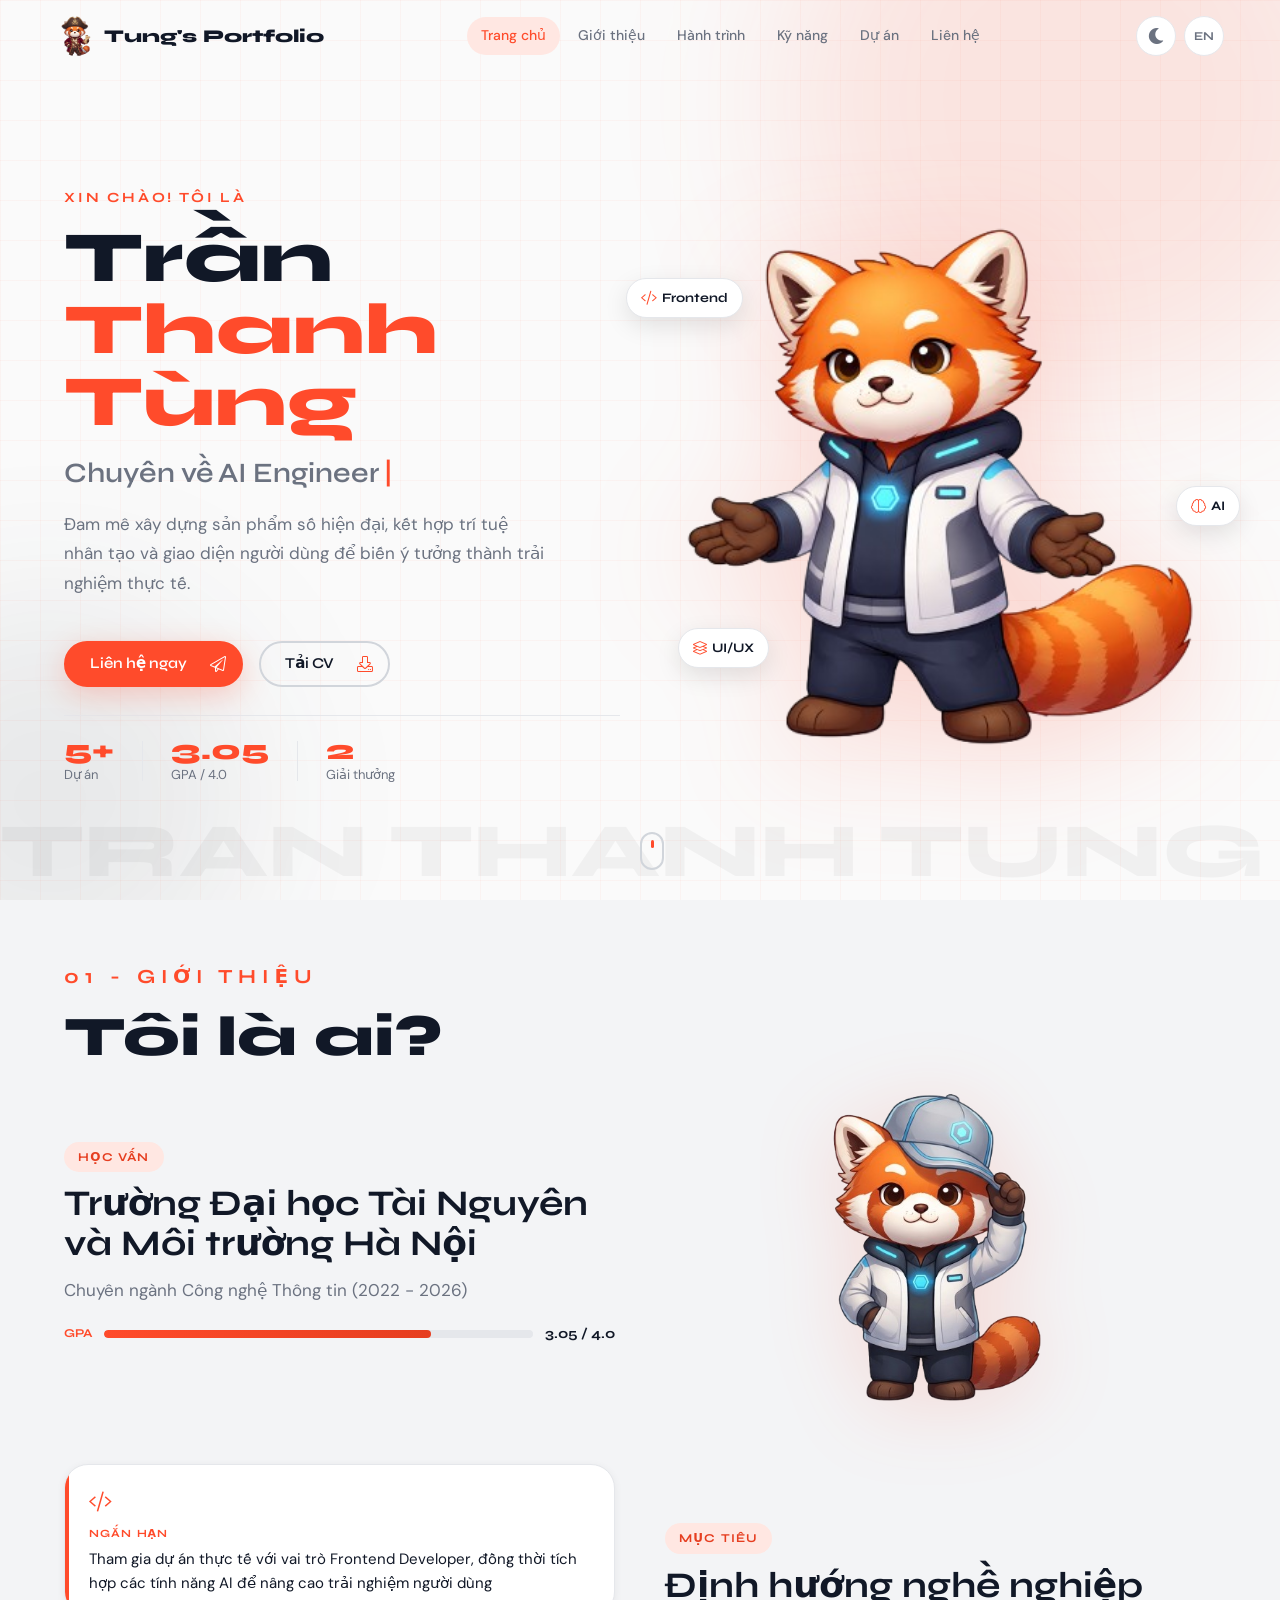
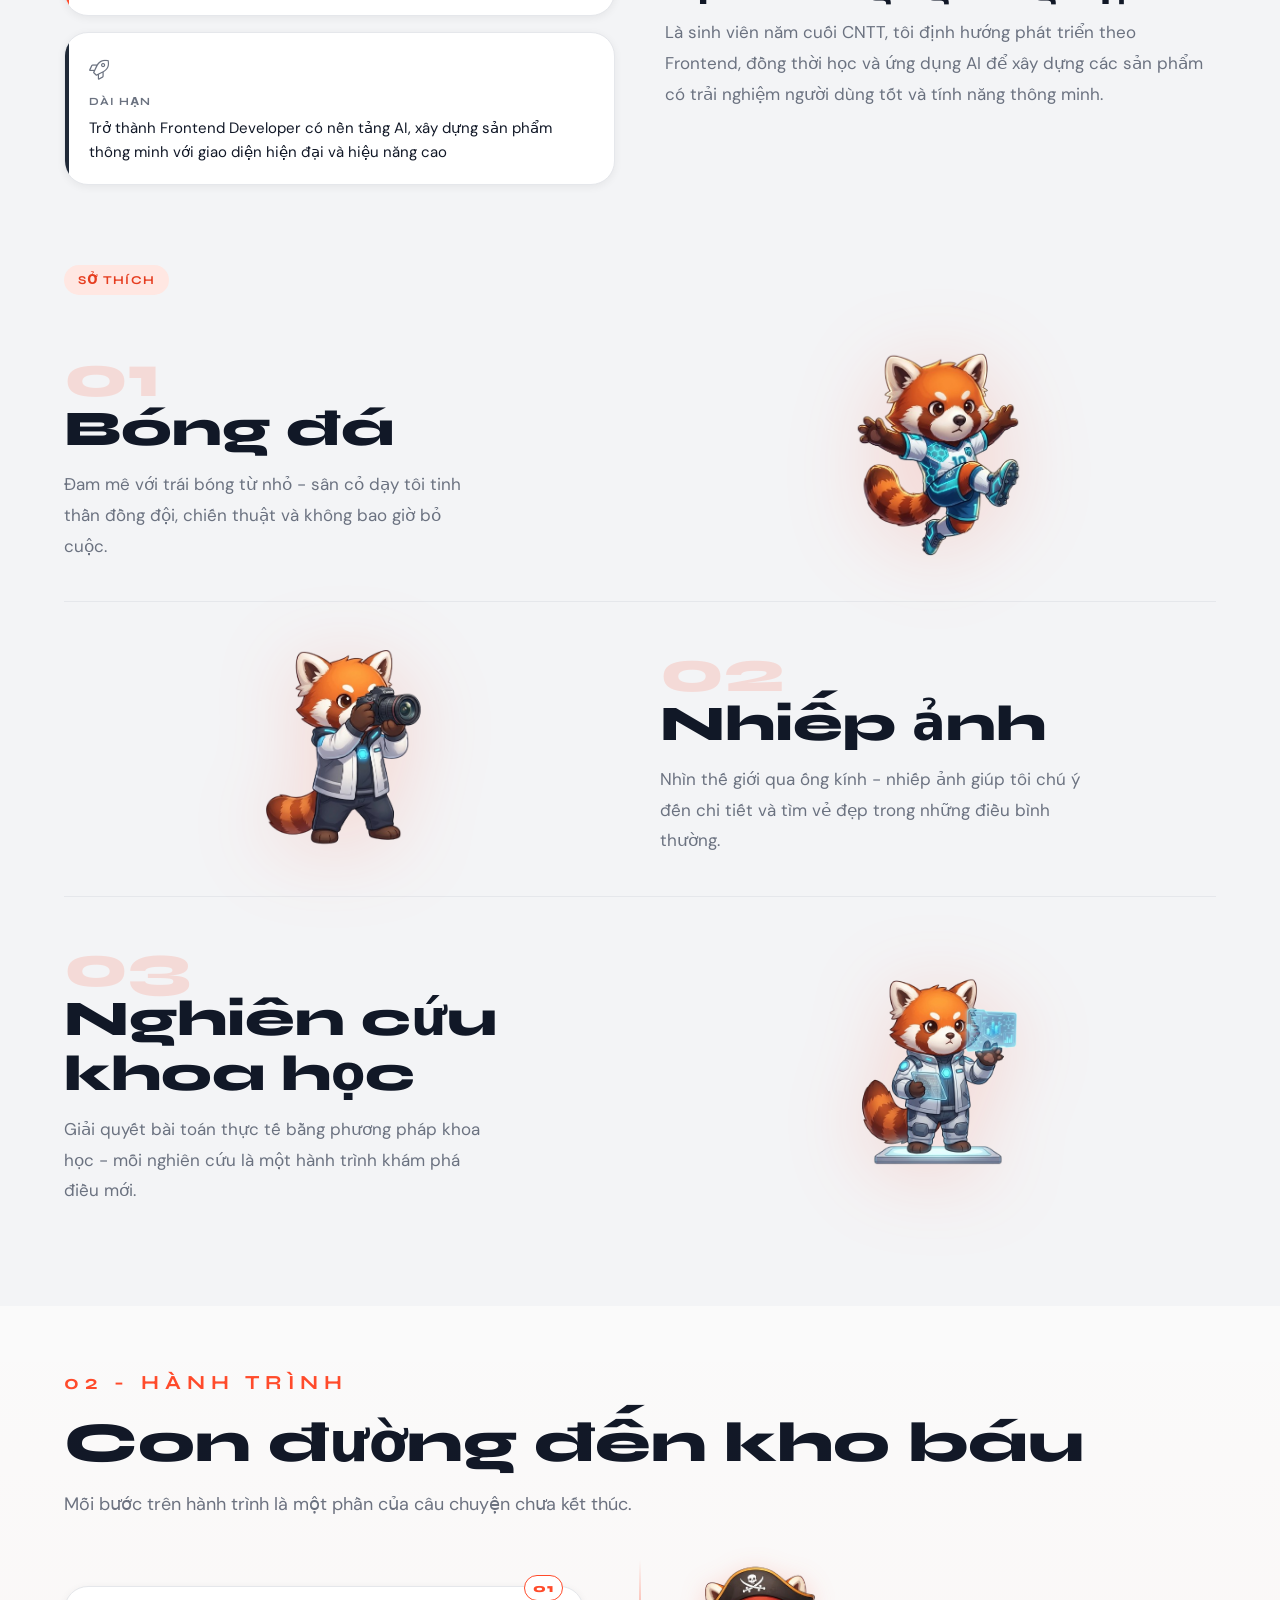
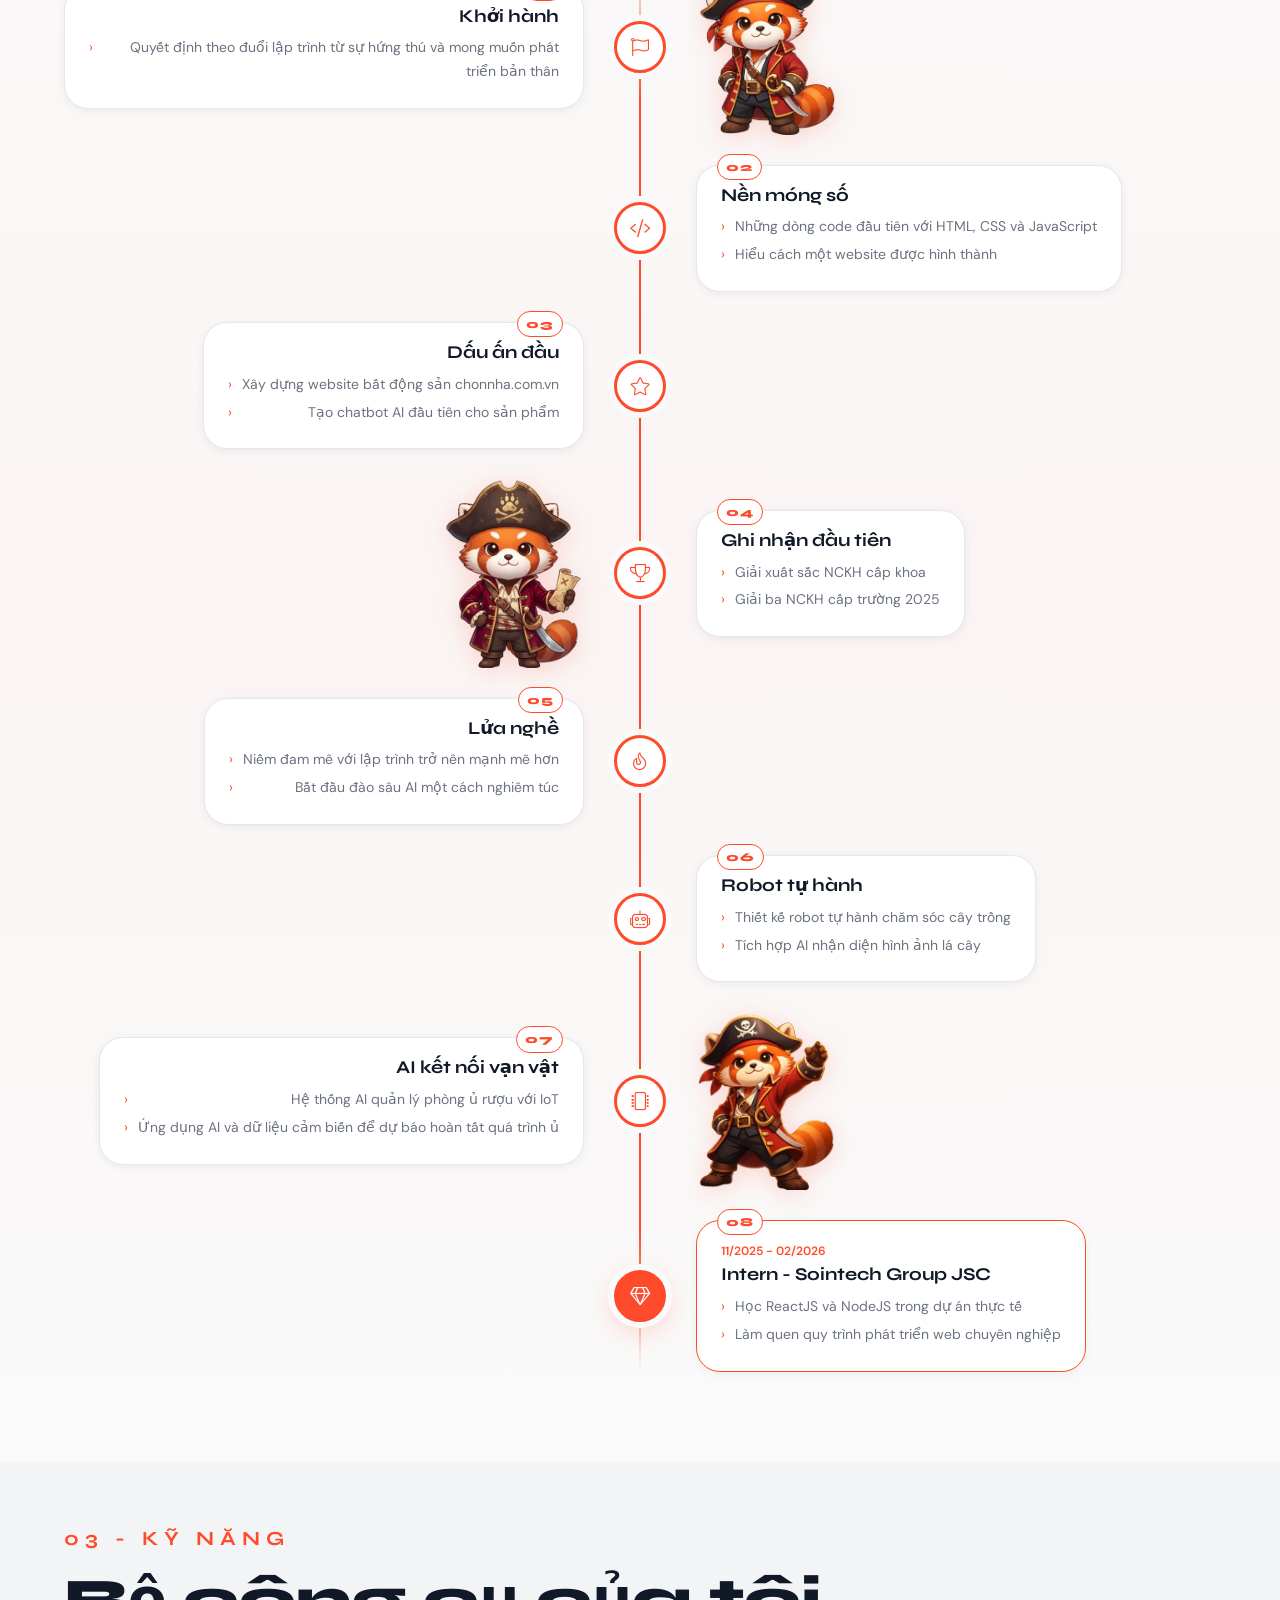
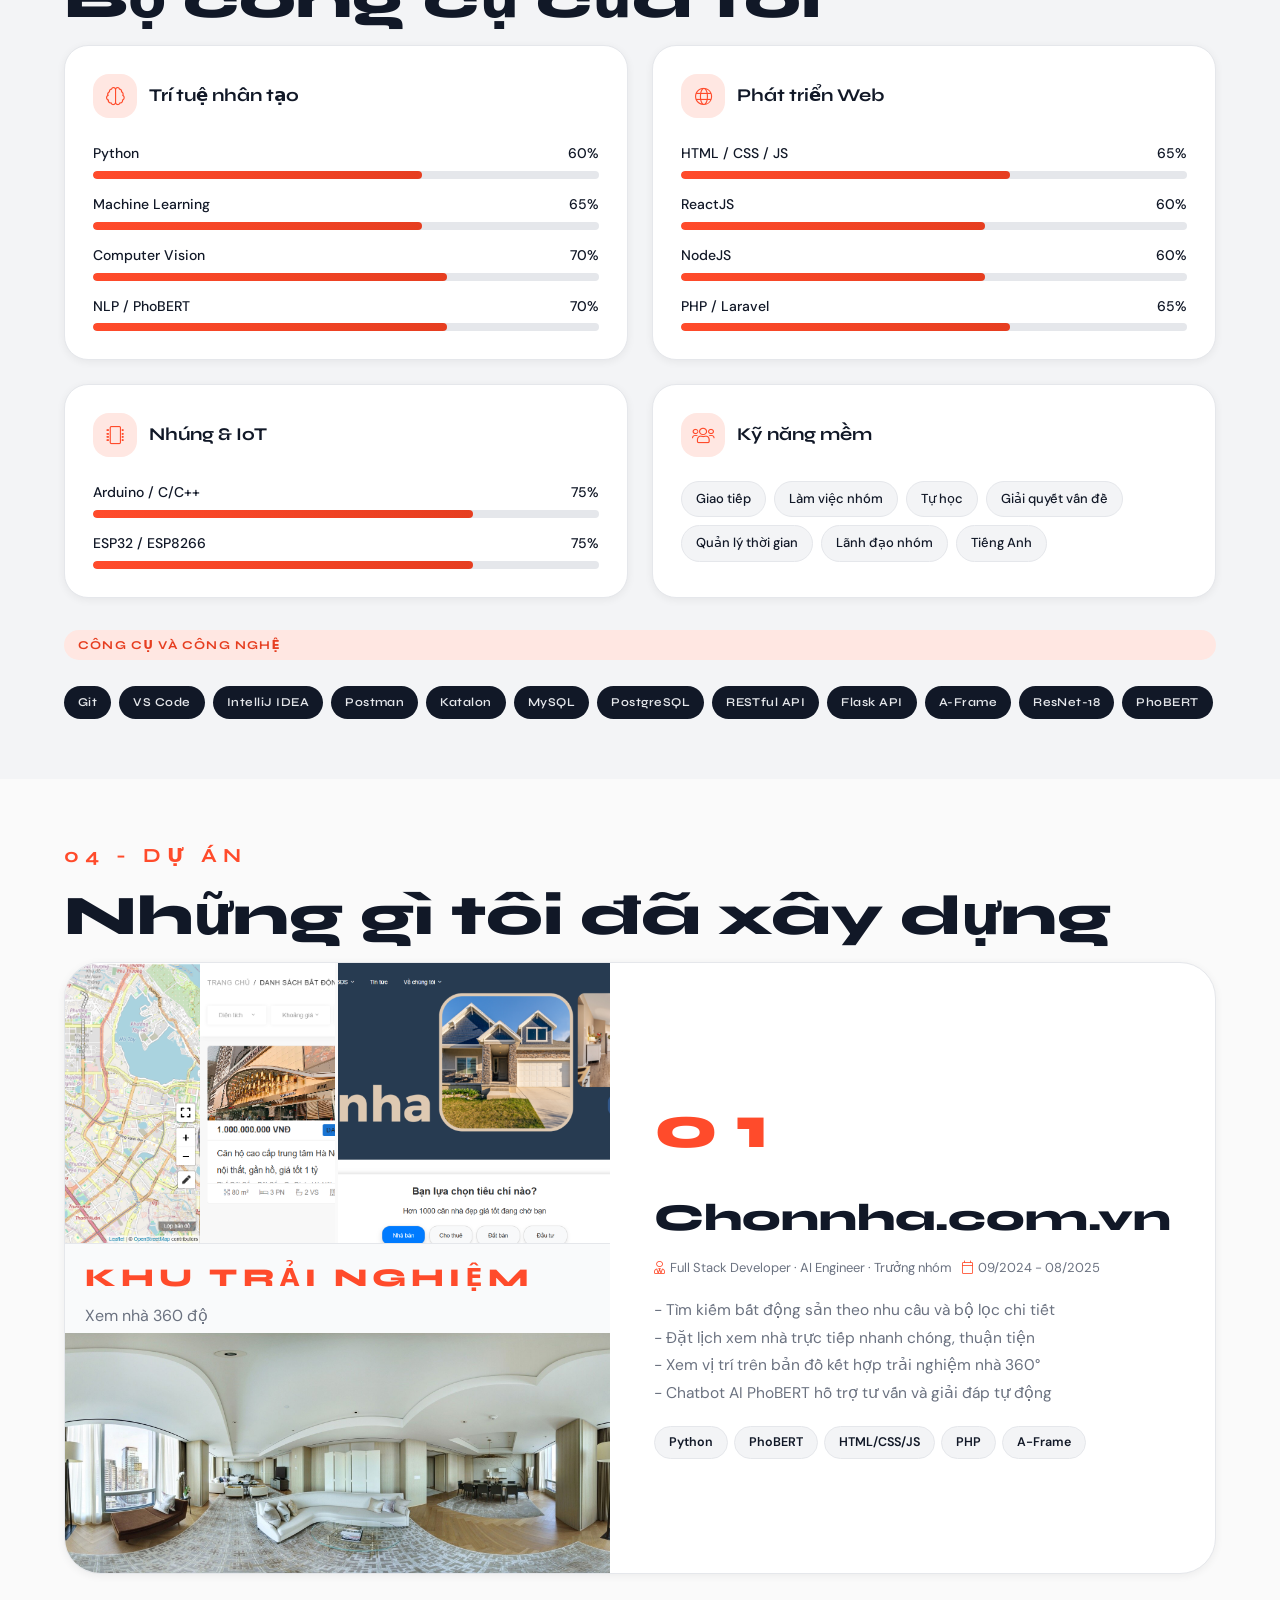
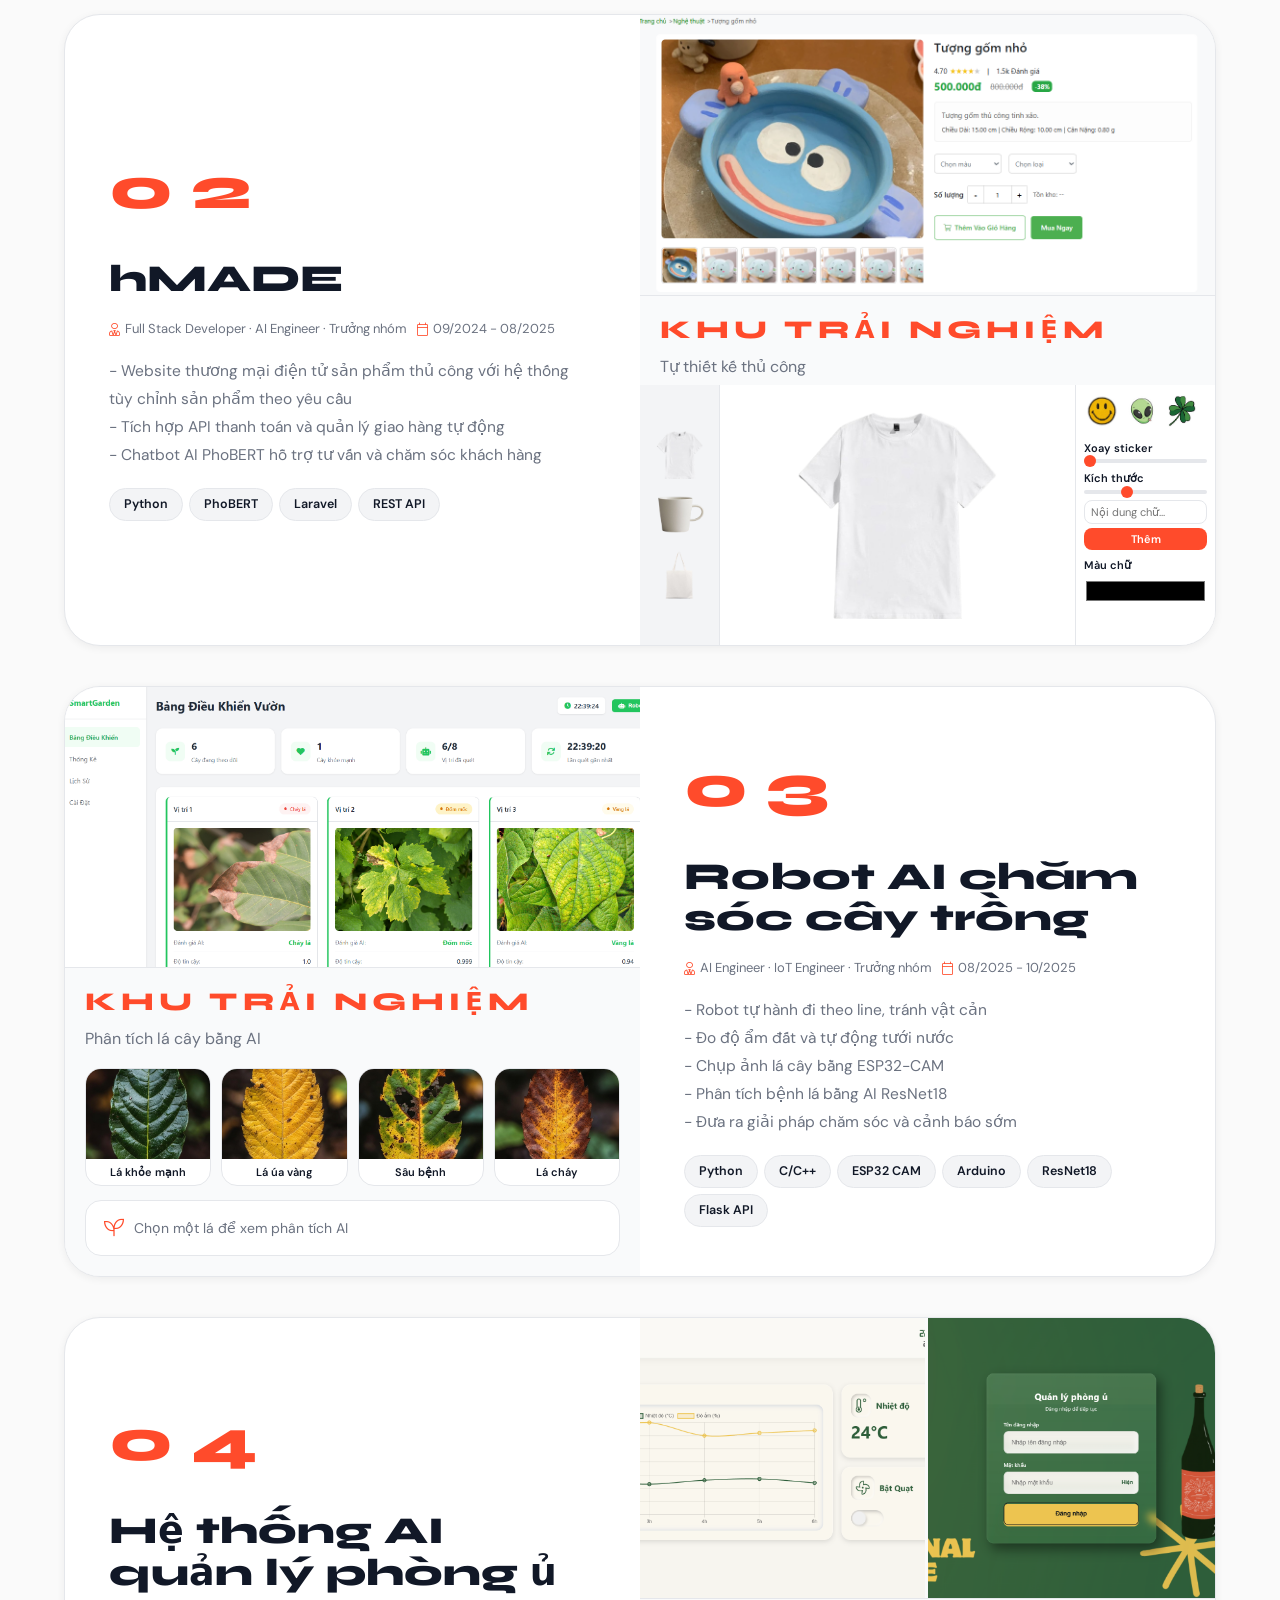
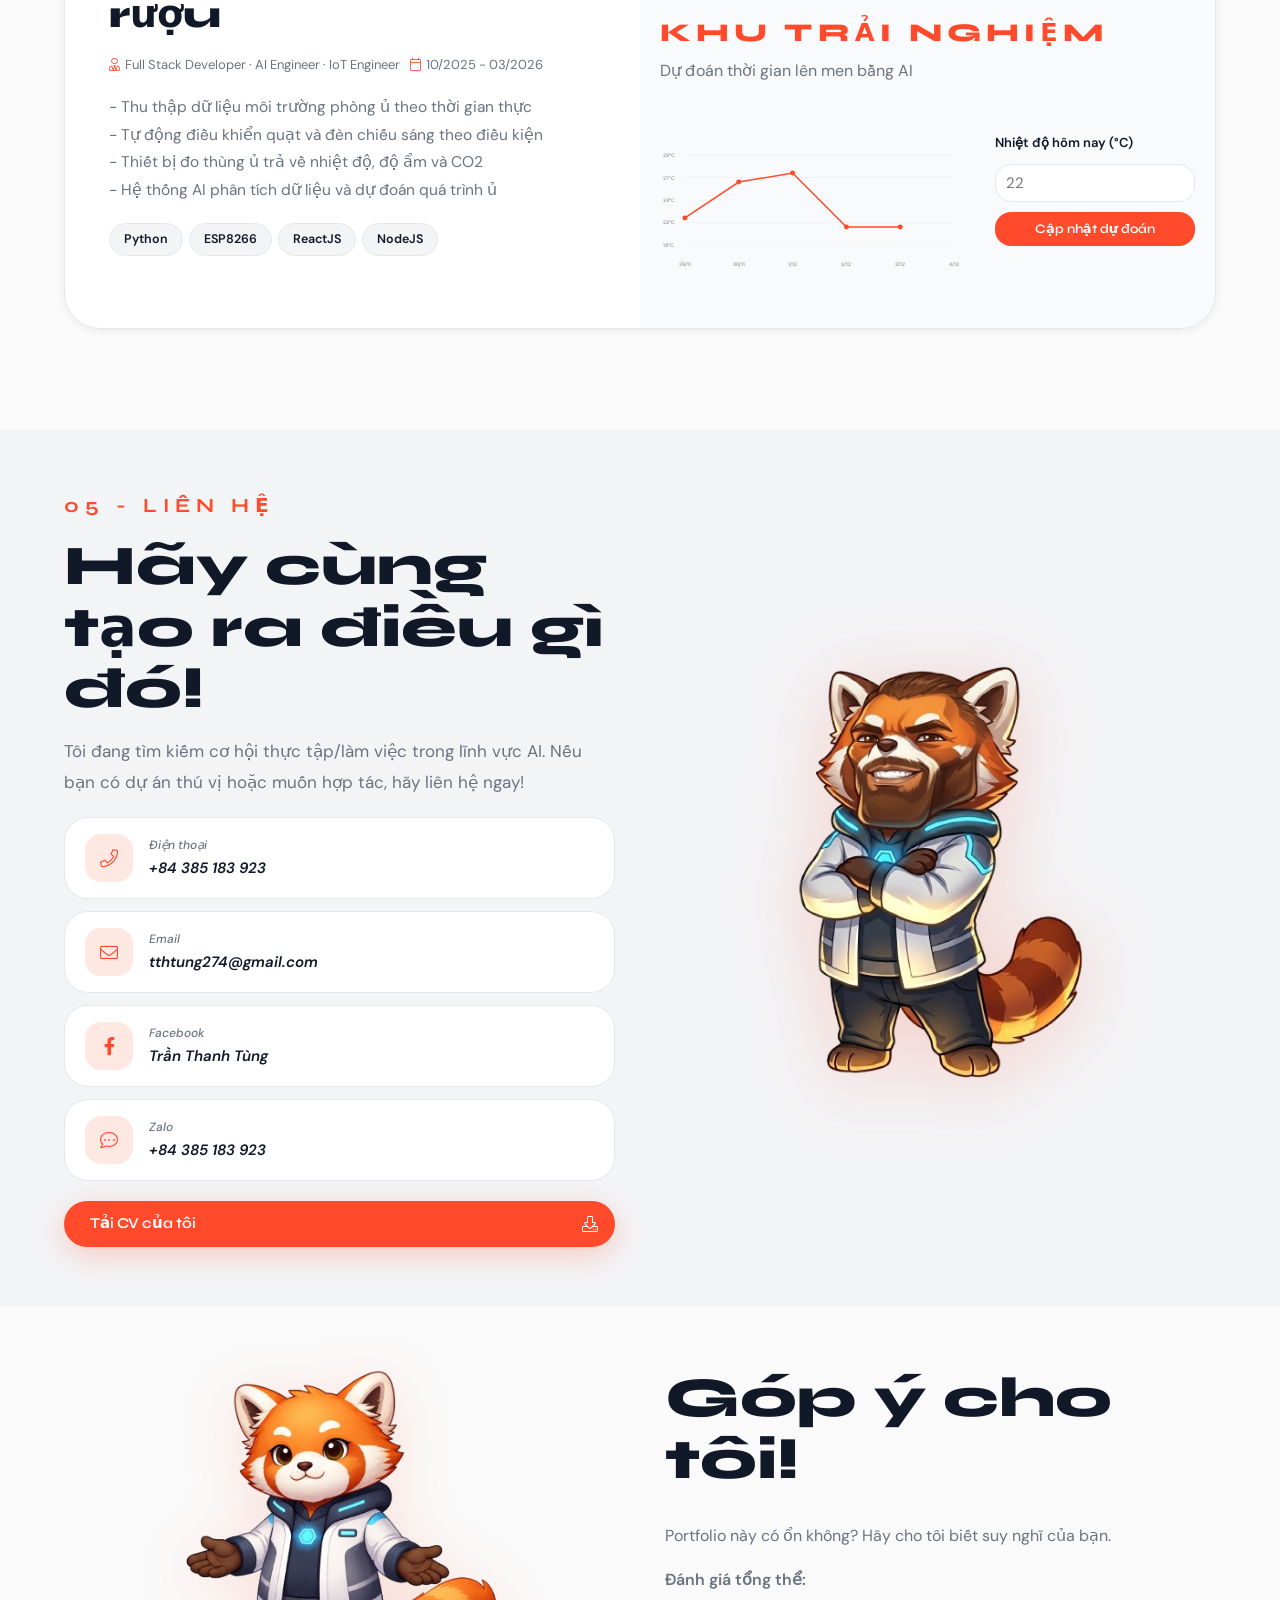
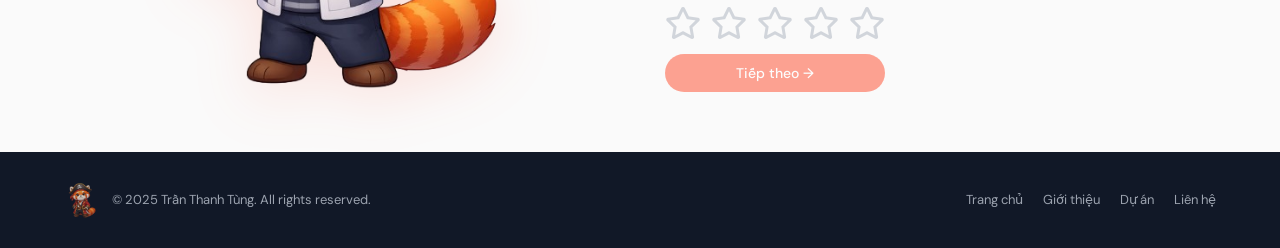
<file: index.html>
<!DOCTYPE html>
<html lang="vi" data-theme="light">

<head>
    <meta charset="UTF-8" />
    <meta name="viewport" content="width=device-width, initial-scale=1.0" />
    <meta http-equiv="X-UA-Compatible" content="IE=edge" />

    <title>Trần Thanh Tùng | AI Engineer & Frontend Developer Hà Nội</title>

    <meta name="description" content="Trần Thanh Tùng (TranThanhTung) – AI Engineer & Frontend Developer tại Hà Nội. Chuyên Computer Vision, NLP/PhoBERT, ReactJS. 5+ dự án thực tế, GPA 3.05/4.0, 2 giải NCKH. Xem portfolio tại tranthanhtungreal.id.vn" />
    <meta name="keywords" content="Trần Thanh Tùng, Tran Thanh Tung, tranthanhtung, tranthanhtungreal, AI Engineer Hà Nội, Frontend Developer Hà Nội, ReactJS developer Vietnam, Computer Vision, NLP PhoBERT, portfolio AI engineer, sinh viên IT Hà Nội" />
    <meta name="author" content="Trần Thanh Tùng" />
    <meta name="robots" content="index, follow, max-snippet:-1, max-image-preview:large, max-video-preview:-1" />
    <meta name="googlebot" content="index, follow" />
    <meta name="revisit-after" content="7 days" />
    <meta name="language" content="Vietnamese" />
    <meta name="geo.region" content="VN-HN" />
    <meta name="geo.placename" content="Hà Nội, Việt Nam" />
    <link rel="canonical" href="https://tranthanhtungreal.id.vn/" />

    <meta property="og:type" content="profile" />
    <meta property="og:site_name" content="Trần Thanh Tùng Portfolio" />
    <meta property="og:url" content="https://tranthanhtungreal.id.vn/" />
    <meta property="og:title" content="Trần Thanh Tùng | AI Engineer & Frontend Developer Hà Nội" />
    <meta property="og:description" content="Trần Thanh Tùng – AI Engineer & Frontend Developer tại Hà Nội. Dự án nổi bật: chonnha.com.vn, robot AI chăm sóc cây trồng, hệ thống IoT quản lý phòng ủ rượu. GPA 3.05/4.0, 2 giải NCKH." />
    <meta property="og:image" content="https://tranthanhtungreal.id.vn/images/preview.png" />
    <meta property="og:image:width" content="1200" />
    <meta property="og:image:height" content="630" />
    <meta property="og:image:alt" content="Trần Thanh Tùng - AI Engineer & Frontend Developer Portfolio" />
    <meta property="og:locale" content="vi_VN" />
    <meta property="og:locale:alternate" content="en_US" />
    <meta property="profile:first_name" content="Thanh Tùng" />
    <meta property="profile:last_name" content="Trần" />
    <meta property="profile:username" content="tranthanhtungreal" />

    <meta name="twitter:card" content="summary_large_image" />
    <meta name="twitter:title" content="Trần Thanh Tùng | AI Engineer & Frontend Developer Hà Nội" />
    <meta name="twitter:description" content="AI Engineer & Frontend Developer tại Hà Nội. Computer Vision, NLP/PhoBERT, ReactJS. 5+ dự án thực tế, 2 giải NCKH." />
    <meta name="twitter:image" content="https://tranthanhtungreal.id.vn/images/preview.png" />
    <meta name="twitter:image:alt" content="Trần Thanh Tùng Portfolio" />

    <link rel="icon" href="images/favicon-48.png" sizes="48x48" type="image/png" />
    <link rel="shortcut icon" href="favicon.ico" type="image/x-icon" />
    <link rel="preconnect" href="https://fonts.googleapis.com" />
    <link rel="preconnect" href="https://fonts.gstatic.com" crossorigin />
    <link href="https://fonts.googleapis.com/css2?family=Syne:wght@400;600;700;800&family=DM+Sans:wght@300;400;500;600&display=swap" rel="stylesheet" />
    <link rel="stylesheet" href="fontawesome-pro-5/css/all.css" />
    <link rel="stylesheet" href="app.css" />

    <script async src="https://www.googletagmanager.com/gtag/js?id=G-8TL631JW1V"></script>
    <script>
        window.dataLayer = window.dataLayer || [];
        function gtag() { dataLayer.push(arguments); }
        gtag('js', new Date());
        gtag('config', 'G-8TL631JW1V');
    </script>

    <script type="application/ld+json">
    {
        "@context": "https://schema.org",
        "@type": "Person",
        "name": "Trần Thanh Tùng",
        "alternateName": ["Tran Thanh Tung", "tranthanhtung", "tranthanhtungreal"],
        "jobTitle": "AI Engineer & Frontend Developer",
        "description": "AI Engineer và Frontend Developer tại Hà Nội, Việt Nam. Chuyên về Computer Vision, NLP/PhoBERT, ReactJS. Sinh viên năm cuối CNTT GPA 3.05/4.0, 5+ dự án thực tế, 2 giải NCKH.",
        "url": "https://tranthanhtungreal.id.vn/",
        "image": {
            "@type": "ImageObject",
            "url": "https://tranthanhtungreal.id.vn/images/preview.png",
            "width": 1200,
            "height": 630
        },
        "email": "tthtung274@gmail.com",
        "telephone": "+84385183923",
        "address": {
            "@type": "PostalAddress",
            "addressLocality": "Hà Nội",
            "addressRegion": "Hà Nội",
            "addressCountry": "VN"
        },
        "alumniOf": {
            "@type": "CollegeOrUniversity",
            "name": "Trường Đại học Tài Nguyên và Môi trường Hà Nội",
            "url": "https://hunre.edu.vn"
        },
        "knowsAbout": [
            "Artificial Intelligence",
            "Machine Learning",
            "Computer Vision",
            "Natural Language Processing",
            "Frontend Development",
            "ReactJS",
            "Python",
            "IoT",
            "PhoBERT",
            "ResNet",
            "NodeJS",
            "Laravel",
            "ESP32"
        ],
        "sameAs": [
            "https://facebook.com/tthtung274/",
            "https://zalo.me/0385183923"
        ],
        "award": [
            "Giải xuất sắc NCKH cấp khoa - Trường Đại học Tài Nguyên và Môi trường Hà Nội",
            "Giải ba NCKH cấp trường 2025 - Trường Đại học Tài Nguyên và Môi trường Hà Nội"
        ],
        "hasOccupation": {
            "@type": "Occupation",
            "name": "AI Engineer & Frontend Developer",
            "occupationLocation": {
                "@type": "City",
                "name": "Hà Nội"
            },
            "skills": "Computer Vision, NLP, PhoBERT, ReactJS, Python, IoT, ESP32"
        },
        "worksFor": {
            "@type": "Organization",
            "name": "Sointech Group JSC"
        }
    }
    </script>

    <script type="application/ld+json">
    {
        "@context": "https://schema.org",
        "@type": "WebSite",
        "name": "Trần Thanh Tùng Portfolio",
        "alternateName": "tranthanhtungreal portfolio",
        "url": "https://tranthanhtungreal.id.vn/",
        "description": "Portfolio cá nhân của Trần Thanh Tùng – AI Engineer và Frontend Developer tại Hà Nội, Việt Nam.",
        "inLanguage": ["vi", "en"],
        "author": {
            "@type": "Person",
            "name": "Trần Thanh Tùng"
        },
        "potentialAction": {
            "@type": "SearchAction",
            "target": "https://tranthanhtungreal.id.vn/?q={search_term_string}",
            "query-input": "required name=search_term_string"
        }
    }
    </script>

    <script type="application/ld+json">
    {
        "@context": "https://schema.org",
        "@type": "ProfilePage",
        "mainEntity": {
            "@type": "Person",
            "name": "Trần Thanh Tùng",
            "alternateName": "Tran Thanh Tung"
        },
        "breadcrumb": {
            "@type": "BreadcrumbList",
            "itemListElement": [
                {
                    "@type": "ListItem",
                    "position": 1,
                    "name": "Trang chủ",
                    "item": "https://tranthanhtungreal.id.vn/"
                },
                {
                    "@type": "ListItem",
                    "position": 2,
                    "name": "Trần Thanh Tùng – AI Engineer & Frontend Developer",
                    "item": "https://tranthanhtungreal.id.vn/#about"
                }
            ]
        }
    }
    </script>

    <script type="application/ld+json">
    {
        "@context": "https://schema.org",
        "@type": "FAQPage",
        "mainEntity": [
            {
                "@type": "Question",
                "name": "Trần Thanh Tùng là ai?",
                "acceptedAnswer": {
                    "@type": "Answer",
                    "text": "Trần Thanh Tùng (username: tranthanhtungreal) là AI Engineer và Frontend Developer tại Hà Nội, Việt Nam. Anh là sinh viên năm cuối chuyên ngành Công nghệ Thông tin tại Trường Đại học Tài Nguyên và Môi trường Hà Nội (GPA 3.05/4.0). Chuyên về Computer Vision, NLP/PhoBERT, ReactJS, và đã thực hiện hơn 5 dự án thực tế."
                }
            },
            {
                "@type": "Question",
                "name": "Trần Thanh Tùng có kỹ năng gì?",
                "acceptedAnswer": {
                    "@type": "Answer",
                    "text": "Trần Thanh Tùng có kỹ năng AI/ML (Computer Vision, NLP, PhoBERT, ResNet18), Frontend Development (ReactJS, HTML/CSS/JS, PHP/Laravel), IoT Engineering (ESP32, Arduino, C/C++) và đã thực tập tại Sointech Group JSC (11/2025 – 02/2026). Anh đạt 2 giải thưởng NCKH cấp khoa và cấp trường."
                }
            },
            {
                "@type": "Question",
                "name": "Các dự án nổi bật của Trần Thanh Tùng là gì?",
                "acceptedAnswer": {
                    "@type": "Answer",
                    "text": "4 dự án nổi bật: (1) Chonnha.com.vn – website bất động sản với chatbot AI PhoBERT và xem nhà 360°; (2) hMADE – sàn thương mại điện tử sản phẩm thủ công tích hợp AI; (3) Robot AI chăm sóc cây trồng dùng ResNet18 phân tích bệnh lá; (4) Hệ thống AI quản lý phòng ủ rượu với IoT."
                }
            },
            {
                "@type": "Question",
                "name": "Liên hệ Trần Thanh Tùng như thế nào?",
                "acceptedAnswer": {
                    "@type": "Answer",
                    "text": "Liên hệ Trần Thanh Tùng qua email tthtung274@gmail.com, điện thoại/Zalo +84 385 183 923, hoặc Facebook tại facebook.com/tthtung274/."
                }
            },
            {
                "@type": "Question",
                "name": "Trần Thanh Tùng học ở đâu?",
                "acceptedAnswer": {
                    "@type": "Answer",
                    "text": "Trần Thanh Tùng học chuyên ngành Công nghệ Thông tin tại Trường Đại học Tài Nguyên và Môi trường Hà Nội (HUNRE), khóa 2022–2026, với GPA 3.05/4.0."
                }
            },
            {
                "@type": "Question",
                "name": "Trần Thanh Tùng có kinh nghiệm thực tập không?",
                "acceptedAnswer": {
                    "@type": "Answer",
                    "text": "Có. Trần Thanh Tùng đã thực tập tại Sointech Group JSC từ tháng 11/2025 đến 02/2026, làm việc với ReactJS và NodeJS trong dự án thực tế, làm quen quy trình phát triển web chuyên nghiệp."
                }
            }
        ]
    }
    </script>

    <script type="application/ld+json">
    {
        "@context": "https://schema.org",
        "@type": "ItemList",
        "name": "Dự án của Trần Thanh Tùng",
        "description": "Danh sách các dự án nổi bật của Trần Thanh Tùng – AI Engineer & Frontend Developer Hà Nội",
        "itemListElement": [
            {
                "@type": "ListItem",
                "position": 1,
                "name": "Chonnha.com.vn",
                "description": "Website bất động sản với chatbot AI PhoBERT, tìm kiếm nâng cao và xem nhà 360 độ. Vai trò: Full Stack Developer, AI Engineer, Trưởng nhóm.",
                "url": "https://tranthanhtungreal.id.vn/#projects"
            },
            {
                "@type": "ListItem",
                "position": 2,
                "name": "hMADE – Sàn thương mại điện tử thủ công",
                "description": "E-commerce sản phẩm thủ công với hệ thống tùy chỉnh, tích hợp API thanh toán và chatbot AI PhoBERT.",
                "url": "https://tranthanhtungreal.id.vn/#projects"
            },
            {
                "@type": "ListItem",
                "position": 3,
                "name": "Robot AI chăm sóc cây trồng",
                "description": "Robot tự hành tích hợp AI ResNet18 phân tích bệnh lá, đo độ ẩm đất, tự động tưới nước.",
                "url": "https://tranthanhtungreal.id.vn/#projects"
            },
            {
                "@type": "ListItem",
                "position": 4,
                "name": "Hệ thống AI quản lý phòng ủ rượu",
                "description": "IoT + AI thu thập dữ liệu môi trường thời gian thực, dự đoán quá trình lên men, điều khiển tự động.",
                "url": "https://tranthanhtungreal.id.vn/#projects"
            }
        ]
    }
    </script>

    <script src="https://aframe.io/releases/1.5.0/aframe.min.js"></script>
</head>

<body>

    <div class="cursor-dot" id="cursorDot"></div>

    <header class="navbar" id="navbar">
        <div class="navbar__inner">
            <a href="#home" class="navbar__logo" aria-label="Home – Trần Thanh Tùng Portfolio">
                <img src="images/mascot-pirates2.png" alt="Trần Thanh Tùng Logo" class="navbar__logo-img" loading="lazy" width="40" height="40" />
                <span class="navbar__logo-text">Tung's Portfolio</span>
            </a>

            <nav class="navbar__nav" id="mainNav" aria-label="Main navigation">
                <ul class="navbar__list">
                    <li><a href="#home" class="navbar__link" data-lang-vi="Trang chủ" data-lang-en="Home">Trang chủ</a></li>
                    <li><a href="#about" class="navbar__link" data-lang-vi="Giới thiệu" data-lang-en="About">Giới thiệu</a></li>
                    <li><a href="#journey" class="navbar__link" data-lang-vi="Hành trình" data-lang-en="Journey">Hành trình</a></li>
                    <li><a href="#skills" class="navbar__link" data-lang-vi="Kỹ năng" data-lang-en="Skills">Kỹ năng</a></li>
                    <li><a href="#projects" class="navbar__link" data-lang-vi="Dự án" data-lang-en="Projects">Dự án</a></li>
                    <li><a href="#contact" class="navbar__link" data-lang-vi="Liên hệ" data-lang-en="Contact">Liên hệ</a></li>
                </ul>
            </nav>

            <div class="navbar__actions">
                <button class="icon-btn" id="themeToggle" aria-label="Toggle theme">
                    <i class="fal fa-moon"></i>
                </button>
                <button class="icon-btn" id="langToggle" aria-label="Toggle language">
                    <span class="lang-label">EN</span>
                </button>
                <button class="icon-btn hamburger" id="menuToggle" aria-label="Toggle menu" aria-expanded="false">
                    <span></span><span></span><span></span>
                </button>
            </div>
        </div>
    </header>

    <main>

    <section id="home" class="hero" aria-labelledby="heroTitle">
        <div class="hero__bg-grid"></div>
        <div class="hero__orb hero__orb--1"></div>
        <div class="hero__orb hero__orb--2"></div>
        <div class="hero__inner">
            <div class="hero__text">
                <p class="hero__eyebrow reveal-up" data-lang-vi="Xin chào! tôi là" data-lang-en="Hello! I'm">Xin chào! tôi là</p>
                <h1 id="heroTitle" class="hero__name reveal-up">
                    <span data-lang-vi="Trần" data-lang-en="Tran">Trần</span><br />
                    <span class="hero__name--accent" data-lang-vi="Thanh Tùng" data-lang-en="Thanh Tung">Thanh Tùng</span>
                </h1>
                <p class="hero__role reveal-up">
                    <span class="role-static" data-lang-vi="Chuyên về " data-lang-en="Specializing in ">Chuyên về </span>
                    <span class="role-typed" id="roleTyped"></span><span class="blink-cursor">|</span>
                </p>
                <p class="hero__desc reveal-up"
                    data-lang-vi="Đam mê xây dựng sản phẩm số hiện đại, kết hợp trí tuệ nhân tạo và giao diện người dùng để biến ý tưởng thành trải nghiệm thực tế."
                    data-lang-en="Passionate about building modern digital products, combining artificial intelligence and user interfaces to turn ideas into real experiences.">
                    Đam mê xây dựng sản phẩm số hiện đại, kết hợp trí tuệ nhân tạo và giao diện người dùng để biến ý tưởng thành trải nghiệm thực tế.
                </p>
                <div class="hero__buttons reveal-up">
                    <a href="#contact" class="hero-btn primary">
                        <span class="hero-btn__text" data-lang-vi="Liên hệ ngay" data-lang-en="Contact Me">Liên hệ ngay</span>
                        <span class="hero-btn__icon"><i class="fal fa-paper-plane"></i></span>
                    </a>
                    <a href="TranThanhTung_Resume.pdf" download class="hero-btn outline">
                        <span class="hero-btn__text" data-lang-vi="Tải CV" data-lang-en="Download CV">Tải CV</span>
                        <span class="hero-btn__icon"><i class="fal fa-download"></i></span>
                    </a>
                </div>
                <div class="hero__stats reveal-up">
                    <div class="stat-item">
                        <span class="stat-num">5+</span>
                        <span class="stat-label" data-lang-vi="Dự án" data-lang-en="Projects">Dự án</span>
                    </div>
                    <div class="stat-divider"></div>
                    <div class="stat-item">
                        <span class="stat-num">3.05</span>
                        <span class="stat-label">GPA / 4.0</span>
                    </div>
                    <div class="stat-divider"></div>
                    <div class="stat-item">
                        <span class="stat-num">2</span>
                        <span class="stat-label" data-lang-vi="Giải thưởng" data-lang-en="Awards">Giải thưởng</span>
                    </div>
                </div>
            </div>
            <div class="hero__visual reveal-right">
                <div class="hero__mascot-wrap">
                    <img src="images/mascot-welcom.png" alt="Trần Thanh Tùng – AI Engineer & Frontend Developer Hà Nội" class="hero__mascot" loading="eager" width="520" height="520" />
                    <div class="hero__badge hero__badge--1"><i class="fal fa-code"></i><span>Frontend</span></div>
                    <div class="hero__badge hero__badge--2"><i class="fal fa-brain"></i><span>AI</span></div>
                    <div class="hero__badge hero__badge--3"><i class="fal fa-layer-group"></i><span>UI/UX</span></div>
                </div>
            </div>
        </div>
        <a href="#about" class="scroll-hint" aria-label="Scroll down">
            <span class="scroll-hint__mouse"><span class="scroll-hint__wheel"></span></span>
        </a>
        <div class="hero__big-bg-text" aria-hidden="true">TRAN THANH TUNG</div>
    </section>

    <section id="about" class="section about" aria-labelledby="aboutTitle">
        <div class="container">
            <div class="section-label reveal-up" data-lang-vi="01 - Giới Thiệu" data-lang-en="01 - About">01 - Giới Thiệu</div>
            <h2 id="aboutTitle" class="section-title reveal-up" data-lang-vi="Tôi là ai?" data-lang-en="Who am I?">Tôi là ai?</h2>
            <div class="about-block about-block--edu reveal-split">
                <div class="about-block__text">
                    <span class="tag-chip" data-lang-vi="Học vấn" data-lang-en="Education">Học vấn</span>
                    <h3 data-lang-vi="Trường Đại học Tài Nguyên và Môi trường Hà Nội" data-lang-en="Hanoi University of Natural Resources end Environment">
                        Trường Đại học Tài Nguyên và Môi trường Hà Nội
                    </h3>
                    <p data-lang-vi="Chuyên ngành Công nghệ Thông tin (2022 - 2026)" data-lang-en="Major: Information Technology (2022 - 2026)">
                        Chuyên ngành Công nghệ Thông tin (2022 - 2026)
                    </p>
                    <div class="gpa-bar">
                        <span class="gpa-label">GPA</span>
                        <div class="gpa-track"><div class="gpa-fill" data-width="76.25"></div></div>
                        <span class="gpa-value">3.05 / 4.0</span>
                    </div>
                </div>
                <div class="about-block__visual">
                    <img src="images/mascot-hat2.png" alt="Trần Thanh Tùng sinh viên IT HUNRE" loading="lazy" width="320" height="320" />
                </div>
            </div>
            <div class="about-block about-block--goals reveal-split reveal-split--reverse">
                <div class="about-block__visual about-block__visual--goals">
                    <div class="goals-card">
                        <div class="goals-card__icon"><i class="fal fa-code"></i></div>
                        <p class="goals-card__label" data-lang-vi="Ngắn hạn" data-lang-en="Short-term">Ngắn hạn</p>
                        <p class="goals-card__text"
                            data-lang-vi="Tham gia dự án thực tế với vai trò Frontend Developer, đồng thời tích hợp các tính năng AI để nâng cao trải nghiệm người dùng"
                            data-lang-en="Join real-world projects as a Frontend Developer while integrating AI features to enhance user experience">
                            Tham gia dự án thực tế với vai trò Frontend Developer, đồng thời tích hợp các tính năng AI để nâng cao trải nghiệm người dùng
                        </p>
                    </div>
                    <div class="goals-card goals-card--alt">
                        <div class="goals-card__icon"><i class="fal fa-rocket"></i></div>
                        <p class="goals-card__label" data-lang-vi="Dài hạn" data-lang-en="Long-term">Dài hạn</p>
                        <p class="goals-card__text"
                            data-lang-vi="Trở thành Frontend Developer có nền tảng AI, xây dựng sản phẩm thông minh với giao diện hiện đại và hiệu năng cao"
                            data-lang-en="Become a Frontend Developer with AI expertise, building intelligent products with modern UI and high performance">
                            Trở thành Frontend Developer có nền tảng AI, xây dựng sản phẩm thông minh với giao diện hiện đại và hiệu năng cao
                        </p>
                    </div>
                </div>
                <div class="about-block__text">
                    <span class="tag-chip" data-lang-vi="Mục tiêu" data-lang-en="Goals">Mục tiêu</span>
                    <h3 data-lang-vi="Định hướng nghề nghiệp" data-lang-en="Career Direction">Định hướng nghề nghiệp</h3>
                    <p data-lang-vi="Là sinh viên năm cuối CNTT, tôi định hướng phát triển theo Frontend, đồng thời học và ứng dụng AI để xây dựng các sản phẩm có trải nghiệm người dùng tốt và tính năng thông minh."
                        data-lang-en="As a final-year IT student, I focus on Frontend while learning and applying AI to build user-friendly and intelligent products.">
                        Là sinh viên năm cuối CNTT, tôi định hướng phát triển theo Frontend, đồng thời học và ứng dụng AI để xây dựng các sản phẩm có trải nghiệm người dùng tốt và tính năng thông minh.
                    </p>
                </div>
            </div>
            <div class="hobbies-block reveal-up">
                <span class="tag-chip" data-lang-vi="Sở thích" data-lang-en="Hobbies">Sở thích</span>
                <div class="hobby-row hobby-row--img-right">
                    <div class="hobby-row__text">
                        <span class="hobby-row__num">01</span>
                        <h3 data-lang-vi="Bóng đá" data-lang-en="Football">Bóng đá</h3>
                        <p data-lang-vi="Đam mê với trái bóng từ nhỏ - sân cỏ dạy tôi tinh thần đồng đội, chiến thuật và không bao giờ bỏ cuộc."
                            data-lang-en="Passionate about football since childhood - the pitch taught me teamwork, strategy and never giving up.">
                            Đam mê với trái bóng từ nhỏ - sân cỏ dạy tôi tinh thần đồng đội, chiến thuật và không bao giờ bỏ cuộc.
                        </p>
                    </div>
                    <div class="hobby-row__img">
                        <img src="images/mascot-football.png" alt="Sở thích bóng đá của Trần Thanh Tùng" loading="lazy" width="168" height="168" />
                    </div>
                </div>
                <div class="hobby-row hobby-row--img-left">
                    <div class="hobby-row__img">
                        <img src="images/mascot-photo.png" alt="Sở thích nhiếp ảnh của Trần Thanh Tùng" loading="lazy" width="168" height="168" />
                    </div>
                    <div class="hobby-row__text">
                        <span class="hobby-row__num">02</span>
                        <h3 data-lang-vi="Nhiếp ảnh" data-lang-en="Photography">Nhiếp ảnh</h3>
                        <p data-lang-vi="Nhìn thế giới qua ống kính - nhiếp ảnh giúp tôi chú ý đến chi tiết và tìm vẻ đẹp trong những điều bình thường."
                            data-lang-en="Seeing the world through a lens - photography helps me notice details and find beauty in ordinary things.">
                            Nhìn thế giới qua ống kính - nhiếp ảnh giúp tôi chú ý đến chi tiết và tìm vẻ đẹp trong những điều bình thường.
                        </p>
                    </div>
                </div>
                <div class="hobby-row hobby-row--img-right">
                    <div class="hobby-row__text">
                        <span class="hobby-row__num">03</span>
                        <h3 data-lang-vi="Nghiên cứu khoa học" data-lang-en="Scientific Research">Nghiên cứu khoa học</h3>
                        <p data-lang-vi="Giải quyết bài toán thực tế bằng phương pháp khoa học - mỗi nghiên cứu là một hành trình khám phá điều mới."
                            data-lang-en="Solving real-world problems with scientific methods - every research project is a journey of discovery.">
                            Giải quyết bài toán thực tế bằng phương pháp khoa học - mỗi nghiên cứu là một hành trình khám phá điều mới.
                        </p>
                    </div>
                    <div class="hobby-row__img">
                        <img src="images/mascot-lab.png" alt="Sở thích nghiên cứu khoa học của Trần Thanh Tùng" loading="lazy" width="168" height="168" />
                    </div>
                </div>
            </div>
        </div>
    </section>

    <section id="journey" class="section journey" aria-labelledby="journeyTitle">
        <div class="journey__bg-accent"></div>
        <div class="container">
            <div class="section-label reveal-up" data-lang-vi="02 - Hành Trình" data-lang-en="02 - Journey">02 - Hành Trình</div>
            <h2 id="journeyTitle" class="section-title reveal-up" data-lang-vi="Con đường đến kho báu" data-lang-en="The Road to Treasure">Con đường đến kho báu</h2>
            <p class="section-sub reveal-up"
                data-lang-vi="Mỗi bước trên hành trình là một phần của câu chuyện chưa kết thúc."
                data-lang-en="Every step of this journey is part of an unfinished story.">
                Mỗi bước trên hành trình là một phần của câu chuyện chưa kết thúc.
            </p>

            <div class="timeline">
                <div class="timeline__line"></div>

                <div class="timeline__item reveal-timeline">
                    <div class="timeline__card">
                        <span class="timeline__num">01</span>
                        <h3 class="timeline__title" data-lang-vi="Khởi hành" data-lang-en="The Beginning">Khởi hành</h3>
                        <ul class="timeline__list">
                            <li data-lang-vi="Quyết định theo đuổi lập trình từ sự hứng thú và mong muốn phát triển bản thân"
                                data-lang-en="Decided to pursue programming out of curiosity and self-development goals">
                                Quyết định theo đuổi lập trình từ sự hứng thú và mong muốn phát triển bản thân
                            </li>
                        </ul>
                    </div>
                    <div class="timeline__dot"><i class="fal fa-flag"></i></div>
                    <div class="timeline__mascot">
                        <img src="images/mascot-pirates1.png" alt="Bắt đầu hành trình lập trình" loading="lazy" width="140" height="140" />
                    </div>
                </div>

                <div class="timeline__item timeline__item--right reveal-timeline">
                    <div class="timeline__card">
                        <span class="timeline__num">02</span>
                        <h3 class="timeline__title" data-lang-vi="Nền móng số" data-lang-en="Digital Foundation">Nền móng số</h3>
                        <ul class="timeline__list">
                            <li data-lang-vi="Những dòng code đầu tiên với HTML, CSS và JavaScript"
                                data-lang-en="First lines of code with HTML, CSS and JavaScript">
                                Những dòng code đầu tiên với HTML, CSS và JavaScript
                            </li>
                            <li data-lang-vi="Hiểu cách một website được hình thành"
                                data-lang-en="Understanding how a website is built">
                                Hiểu cách một website được hình thành
                            </li>
                        </ul>
                    </div>
                    <div class="timeline__dot"><i class="fal fa-code"></i></div>
                </div>

                <div class="timeline__item reveal-timeline">
                    <div class="timeline__card">
                        <span class="timeline__num">03</span>
                        <h3 class="timeline__title" data-lang-vi="Dấu ấn đầu" data-lang-en="First Milestone">Dấu ấn đầu</h3>
                        <ul class="timeline__list">
                            <li data-lang-vi="Xây dựng website bất động sản chonnha.com.vn"
                                data-lang-en="Built real estate website chonnha.com.vn">
                                Xây dựng website bất động sản chonnha.com.vn
                            </li>
                            <li data-lang-vi="Tạo chatbot AI đầu tiên cho sản phẩm"
                                data-lang-en="Created the first AI chatbot for the product">
                                Tạo chatbot AI đầu tiên cho sản phẩm
                            </li>
                        </ul>
                    </div>
                    <div class="timeline__dot"><i class="fal fa-star"></i></div>
                </div>

                <div class="timeline__item timeline__item--right reveal-timeline">
                    <div class="timeline__card">
                        <span class="timeline__num">04</span>
                        <h3 class="timeline__title" data-lang-vi="Ghi nhận đầu tiên" data-lang-en="First Achievements">Ghi nhận đầu tiên</h3>
                        <ul class="timeline__list">
                            <li data-lang-vi="Giải xuất sắc NCKH cấp khoa"
                                data-lang-en="Excellent Research Award at Faculty Level">
                                Giải xuất sắc NCKH cấp khoa
                            </li>
                            <li data-lang-vi="Giải ba NCKH cấp trường 2025"
                                data-lang-en="Third Prize Research Award at University Level 2025">
                                Giải ba NCKH cấp trường 2025
                            </li>
                        </ul>
                    </div>
                    <div class="timeline__dot"><i class="fal fa-trophy"></i></div>
                    <div class="timeline__mascot">
                        <img src="images/mascot-pirates2.png" alt="Giải thưởng NCKH Trần Thanh Tùng" loading="lazy" width="140" height="140" />
                    </div>
                </div>

                <div class="timeline__item reveal-timeline">
                    <div class="timeline__card">
                        <span class="timeline__num">05</span>
                        <h3 class="timeline__title" data-lang-vi="Lửa nghề" data-lang-en="Passion Ignited">Lửa nghề</h3>
                        <ul class="timeline__list">
                            <li data-lang-vi="Niềm đam mê với lập trình trở nên mạnh mẽ hơn"
                                data-lang-en="Stronger passion for programming">
                                Niềm đam mê với lập trình trở nên mạnh mẽ hơn
                            </li>
                            <li data-lang-vi="Bắt đầu đào sâu AI một cách nghiêm túc"
                                data-lang-en="Started diving deeper into AI seriously">
                                Bắt đầu đào sâu AI một cách nghiêm túc
                            </li>
                        </ul>
                    </div>
                    <div class="timeline__dot"><i class="fal fa-fire"></i></div>
                </div>

                <div class="timeline__item timeline__item--right reveal-timeline">
                    <div class="timeline__card">
                        <span class="timeline__num">06</span>
                        <h3 class="timeline__title" data-lang-vi="Robot tự hành" data-lang-en="Autonomous Robot">Robot tự hành</h3>
                        <ul class="timeline__list">
                            <li data-lang-vi="Thiết kế robot tự hành chăm sóc cây trồng"
                                data-lang-en="Designed an autonomous plant care robot">
                                Thiết kế robot tự hành chăm sóc cây trồng
                            </li>
                            <li data-lang-vi="Tích hợp AI nhận diện hình ảnh lá cây"
                                data-lang-en="Integrated AI for leaf image recognition">
                                Tích hợp AI nhận diện hình ảnh lá cây
                            </li>
                        </ul>
                    </div>
                    <div class="timeline__dot"><i class="fal fa-robot"></i></div>
                </div>

                <div class="timeline__item reveal-timeline">
                    <div class="timeline__card">
                        <span class="timeline__num">07</span>
                        <h3 class="timeline__title" data-lang-vi="AI kết nối vạn vật" data-lang-en="AI Meets IoT">AI kết nối vạn vật</h3>
                        <ul class="timeline__list">
                            <li data-lang-vi="Hệ thống AI quản lý phòng ủ rượu với IoT"
                                data-lang-en="AI system for wine cellar management with IoT">
                                Hệ thống AI quản lý phòng ủ rượu với IoT
                            </li>
                            <li data-lang-vi="Ứng dụng AI và dữ liệu cảm biến để dự báo hoàn tất quá trình ủ"
                                data-lang-en="Used AI and sensor data to predict fermentation completion">
                                Ứng dụng AI và dữ liệu cảm biến để dự báo hoàn tất quá trình ủ
                            </li>
                        </ul>
                    </div>
                    <div class="timeline__dot"><i class="fal fa-microchip"></i></div>
                    <div class="timeline__mascot">
                        <img src="images/mascot-pirates3.png" alt="Dự án IoT AI Trần Thanh Tùng" loading="lazy" width="140" height="140" />
                    </div>
                </div>

                <div class="timeline__item timeline__item--right reveal-timeline">
                    <div class="timeline__card timeline__card--final">
                        <span class="timeline__num">08</span>
                        <div class="timeline__date">11/2025 - 02/2026</div>
                        <h3 class="timeline__title" data-lang-vi="Intern - Sointech Group JSC" data-lang-en="Intern - Sointech Group JSC">
                            Intern - Sointech Group JSC
                        </h3>
                        <ul class="timeline__list">
                            <li data-lang-vi="Học ReactJS và NodeJS trong dự án thực tế"
                                data-lang-en="Learned ReactJS and NodeJS in real projects">
                                Học ReactJS và NodeJS trong dự án thực tế
                            </li>
                            <li data-lang-vi="Làm quen quy trình phát triển web chuyên nghiệp"
                                data-lang-en="Got familiar with professional web development workflow">
                                Làm quen quy trình phát triển web chuyên nghiệp
                            </li>
                        </ul>
                    </div>
                    <div class="timeline__dot timeline__dot--final"><i class="fal fa-gem"></i></div>
                </div>
            </div>
        </div>
    </section>

    <section id="skills" class="section skills" aria-labelledby="skillsTitle">
        <div class="container">
            <div class="section-label reveal-up" data-lang-vi="03 - Kỹ Năng" data-lang-en="03 - Skills">03 - Kỹ Năng</div>
            <h2 id="skillsTitle" class="section-title reveal-up" data-lang-vi="Bộ công cụ của tôi" data-lang-en="My Toolkit">Bộ công cụ của tôi</h2>

            <div class="skills-grid">
                <div class="skill-category reveal-up">
                    <div class="skill-category__header">
                        <span class="skill-category__icon"><i class="fal fa-brain"></i></span>
                        <h3 data-lang-vi="Trí tuệ nhân tạo" data-lang-en="Artificial Intelligence">Trí tuệ nhân tạo</h3>
                    </div>
                    <div class="skill-bars">
                        <div class="skill-bar">
                            <div class="skill-bar__info"><span>Python</span><span>60%</span></div>
                            <div class="skill-bar__track"><div class="skill-bar__fill" data-width="65"></div></div>
                        </div>
                        <div class="skill-bar">
                            <div class="skill-bar__info"><span>Machine Learning</span><span>65%</span></div>
                            <div class="skill-bar__track"><div class="skill-bar__fill" data-width="65"></div></div>
                        </div>
                        <div class="skill-bar">
                            <div class="skill-bar__info"><span>Computer Vision</span><span>70%</span></div>
                            <div class="skill-bar__track"><div class="skill-bar__fill" data-width="70"></div></div>
                        </div>
                        <div class="skill-bar">
                            <div class="skill-bar__info"><span>NLP / PhoBERT</span><span>70%</span></div>
                            <div class="skill-bar__track"><div class="skill-bar__fill" data-width="70"></div></div>
                        </div>
                    </div>
                </div>

                <div class="skill-category reveal-up" style="--delay: 0.1s">
                    <div class="skill-category__header">
                        <span class="skill-category__icon"><i class="fal fa-globe"></i></span>
                        <h3 data-lang-vi="Phát triển Web" data-lang-en="Web Development">Phát triển Web</h3>
                    </div>
                    <div class="skill-bars">
                        <div class="skill-bar">
                            <div class="skill-bar__info"><span>HTML / CSS / JS</span><span>65%</span></div>
                            <div class="skill-bar__track"><div class="skill-bar__fill" data-width="65"></div></div>
                        </div>
                        <div class="skill-bar">
                            <div class="skill-bar__info"><span>ReactJS</span><span>60%</span></div>
                            <div class="skill-bar__track"><div class="skill-bar__fill" data-width="60"></div></div>
                        </div>
                        <div class="skill-bar">
                            <div class="skill-bar__info"><span>NodeJS</span><span>60%</span></div>
                            <div class="skill-bar__track"><div class="skill-bar__fill" data-width="60"></div></div>
                        </div>
                        <div class="skill-bar">
                            <div class="skill-bar__info"><span>PHP / Laravel</span><span>65%</span></div>
                            <div class="skill-bar__track"><div class="skill-bar__fill" data-width="65"></div></div>
                        </div>
                    </div>
                </div>

                <div class="skill-category reveal-up" style="--delay: 0.2s">
                    <div class="skill-category__header">
                        <span class="skill-category__icon"><i class="fal fa-microchip"></i></span>
                        <h3 data-lang-vi="Nhúng & IoT" data-lang-en="Embedded & IoT">Nhúng &amp; IoT</h3>
                    </div>
                    <div class="skill-bars">
                        <div class="skill-bar">
                            <div class="skill-bar__info"><span>Arduino / C/C++</span><span>75%</span></div>
                            <div class="skill-bar__track"><div class="skill-bar__fill" data-width="75"></div></div>
                        </div>
                        <div class="skill-bar">
                            <div class="skill-bar__info"><span>ESP32 / ESP8266</span><span>75%</span></div>
                            <div class="skill-bar__track"><div class="skill-bar__fill" data-width="75"></div></div>
                        </div>
                    </div>
                </div>

                <div class="skill-category reveal-up" style="--delay: 0.3s">
                    <div class="skill-category__header">
                        <span class="skill-category__icon"><i class="fal fa-users"></i></span>
                        <h3 data-lang-vi="Kỹ năng mềm" data-lang-en="Soft Skills">Kỹ năng mềm</h3>
                    </div>
                    <div class="soft-tags">
                        <span class="soft-tag" data-lang-vi="Giao tiếp" data-lang-en="Communication">Giao tiếp</span>
                        <span class="soft-tag" data-lang-vi="Làm việc nhóm" data-lang-en="Teamwork">Làm việc nhóm</span>
                        <span class="soft-tag" data-lang-vi="Tự học" data-lang-en="Self Learning">Tự học</span>
                        <span class="soft-tag" data-lang-vi="Giải quyết vấn đề" data-lang-en="Problem Solving">Giải quyết vấn đề</span>
                        <span class="soft-tag" data-lang-vi="Quản lý thời gian" data-lang-en="Time Management">Quản lý thời gian</span>
                        <span class="soft-tag" data-lang-vi="Lãnh đạo nhóm" data-lang-en="Team Leadership">Lãnh đạo nhóm</span>
                        <span class="soft-tag" data-lang-vi="Tiếng Anh" data-lang-en="English">Tiếng Anh</span>
                    </div>
                </div>
            </div>

            <div class="tools-row reveal-up">
                <span class="tag-chip" data-lang-vi="Công cụ và Công nghệ" data-lang-en="Tools and Technology">Công cụ và Công nghệ</span>
                <div class="tool-badges">
                    <span class="tool-badge">Git</span>
                    <span class="tool-badge">VS Code</span>
                    <span class="tool-badge">IntelliJ IDEA</span>
                    <span class="tool-badge">Postman</span>
                    <span class="tool-badge">Katalon</span>
                    <span class="tool-badge">MySQL</span>
                    <span class="tool-badge">PostgreSQL</span>
                    <span class="tool-badge">RESTful API</span>
                    <span class="tool-badge">Flask API</span>
                    <span class="tool-badge">A-Frame</span>
                    <span class="tool-badge">ResNet-18</span>
                    <span class="tool-badge">PhoBERT</span>
                </div>
            </div>
        </div>
    </section>

    <section id="projects" class="section projects" aria-labelledby="projectsTitle">
        <div class="container">
            <div class="section-label reveal-up" data-lang-vi="04 - Dự Án" data-lang-en="04 - Projects">04 - Dự Án</div>
            <h2 id="projectsTitle" class="section-title reveal-up" data-lang-vi="Những gì tôi đã xây dựng" data-lang-en="What I've Built">Những gì tôi đã xây dựng</h2>

            <article class="project-card reveal-up" aria-labelledby="pj1Title">
                <div class="project-card__inner">
                    <div class="project-card__media">
                        <div class="project-card__img-pair">
                            <img src="images/pj1.1.png" alt="Website bất động sản Chonnha.com.vn của Trần Thanh Tùng" loading="lazy" width="600" height="400" />
                            <img src="images/pj1.3.png" alt="Chatbot AI PhoBERT dự án Chonnha – Trần Thanh Tùng" loading="lazy" width="600" height="400" />
                        </div>
                        <div class="xp-zone">
                            <div class="xp-zone__label">
                                <span data-lang-vi="KHU TRẢI NGHIỆM" data-lang-en="EXPERIENCE ZONE">KHU TRẢI NGHIỆM</span>
                                <small data-lang-vi="Xem nhà 360 độ" data-lang-en="View home in 360°">Xem nhà 360 độ</small>
                            </div>
                            <div class="vr-wrap">
                                <a-scene embedded vr-mode-ui="enabled: false" device-orientation-permission-ui="enabled: false">
                                    <a-assets>
                                        <img id="vrImg" src="/images/anhVR.jpg" alt="Tour ảo 360 độ xem nhà Chonnha" />
                                    </a-assets>
                                    <a-sky src="#vrImg" rotation="0 -90 0"></a-sky>
                                </a-scene>
                            </div>
                        </div>
                    </div>

                    <div class="project-card__content">
                        <span class="project-num">01</span>
                        <h3 id="pj1Title" class="project-name">Chonnha.com.vn</h3>
                        <div class="project-meta">
                            <span class="project-role">
                                <i class="fal fa-user-tie"></i>
                                <span data-lang-vi="Full Stack Developer · AI Engineer · Trưởng nhóm" data-lang-en="Full Stack Developer · AI Engineer · Team Leader">
                                    Full Stack Developer · AI Engineer · Trưởng nhóm
                                </span>
                            </span>
                            <span class="project-date"><i class="fal fa-calendar"></i> 09/2024 - 08/2025</span>
                        </div>
                        <p class="project-desc">
                            <span data-lang-vi="- Tìm kiếm bất động sản theo nhu cầu và bộ lọc chi tiết" data-lang-en="- Search properties based on needs with detailed filters"></span><br>
                            <span data-lang-vi="- Đặt lịch xem nhà trực tiếp nhanh chóng, thuận tiện" data-lang-en="- Schedule house viewings quickly and conveniently"></span><br>
                            <span data-lang-vi="- Xem vị trí trên bản đồ kết hợp trải nghiệm nhà 360°" data-lang-en="- View locations on map combined with 360° virtual tours"></span><br>
                            <span data-lang-vi="- Chatbot AI PhoBERT hỗ trợ tư vấn và giải đáp tự động" data-lang-en="- AI chatbot using PhoBERT for automated consultation and support"></span>
                        </p>
                        <div class="project-tags">
                            <span>Python</span><span>PhoBERT</span><span>HTML/CSS/JS</span><span>PHP</span><span>A-Frame</span>
                        </div>
                    </div>
                </div>
            </article>

            <article class="project-card project-card--reverse reveal-up" aria-labelledby="pj2Title">
                <div class="project-card__inner">
                    <div class="project-card__media">
                        <div class="project-card__hero-img">
                            <img src="images/pj2.1.png" alt="hMADE sàn thương mại điện tử thủ công – dự án của Trần Thanh Tùng" loading="lazy" width="600" height="400" />
                        </div>
                        <div class="xp-zone">
                            <div class="xp-zone__label">
                                <span data-lang-vi="KHU TRẢI NGHIỆM" data-lang-en="EXPERIENCE ZONE">KHU TRẢI NGHIỆM</span>
                                <small data-lang-vi="Tự thiết kế thủ công" data-lang-en="Handmade design">Tự thiết kế thủ công</small>
                            </div>
                            <div class="customizer">
                                <div class="customizer__products">
                                    <img src="images/custom-ao.png" alt="T-shirt" loading="lazy" class="cust-product" />
                                    <img src="images/custom-coc.png" alt="Mug" loading="lazy" class="cust-product" />
                                    <img src="images/custom-tui.png" alt="Bag" loading="lazy" class="cust-product" />
                                </div>
                                <div class="customizer__canvas-wrap" id="custCanvas">
                                    <img id="custBase" class="cust-base" alt="Selected product" />
                                </div>
                                <div class="customizer__controls">
                                    <div class="cust-stickers">
                                        <img src="images/sticker1.png" alt="Sticker 1" loading="lazy" />
                                        <img src="images/sticker2.png" alt="Sticker 2" loading="lazy" />
                                        <img src="images/sticker3.png" alt="Sticker 3" loading="lazy" />
                                    </div>
                                    <label><span data-lang-vi="Xoay sticker" data-lang-en="Rotate sticker">Xoay sticker</span>
                                        <input type="range" id="stickerRotate" min="0" max="360" value="0" /></label>
                                    <label><span data-lang-vi="Kích thước" data-lang-en="Size">Kích thước</span>
                                        <input type="range" id="stickerScale" min="50" max="200" value="100" /></label>
                                    <div class="cust-text-row">
                                        <input type="text" id="textInput" placeholder="Nội dung chữ..."
                                            data-placeholder-vi="Nội dung chữ..." data-placeholder-en="Enter text..."
                                            aria-label="Text content" />
                                        <button id="addText" data-lang-vi="Thêm" data-lang-en="Add">Thêm</button>
                                    </div>
                                    <label><span data-lang-vi="Màu chữ" data-lang-en="Text color">Màu chữ</span>
                                        <input type="color" id="textColor" value="#000000" aria-label="Text color" /></label>
                                </div>
                            </div>
                        </div>
                    </div>

                    <div class="project-card__content">
                        <span class="project-num">02</span>
                        <h3 id="pj2Title" class="project-name">hMADE</h3>
                        <div class="project-meta">
                            <span class="project-role">
                                <i class="fal fa-user-tie"></i>
                                <span data-lang-vi="Full Stack Developer · AI Engineer · Trưởng nhóm" data-lang-en="Full Stack Developer · AI Engineer · Team Leader">
                                    Full Stack Developer · AI Engineer · Trưởng nhóm
                                </span>
                            </span>
                            <span class="project-date"><i class="fal fa-calendar"></i> 09/2024 - 08/2025</span>
                        </div>
                        <p class="project-desc">
                            <span data-lang-vi="- Website thương mại điện tử sản phẩm thủ công với hệ thống tùy chỉnh sản phẩm theo yêu cầu"
                                data-lang-en="- E-commerce website for handmade products with product customization system"></span><br>
                            <span data-lang-vi="- Tích hợp API thanh toán và quản lý giao hàng tự động"
                                data-lang-en="- Integrated payment APIs and automated delivery management"></span><br>
                            <span data-lang-vi="- Chatbot AI PhoBERT hỗ trợ tư vấn và chăm sóc khách hàng"
                                data-lang-en="- AI chatbot using PhoBERT for consultation and customer support"></span><br>
                        </p>
                        <div class="project-tags">
                            <span>Python</span><span>PhoBERT</span><span>Laravel</span><span>REST API</span>
                        </div>
                    </div>
                </div>
            </article>

            <article class="project-card reveal-up" aria-labelledby="pj3Title">
                <div class="project-card__inner">
                    <div class="project-card__media">
                        <div class="project-card__hero-img">
                            <img src="images/pj3.png" alt="Robot AI chăm sóc cây trồng ResNet18 – dự án NCKH Trần Thanh Tùng" loading="lazy" width="600" height="400" />
                        </div>
                        <div class="xp-zone">
                            <div class="xp-zone__label">
                                <span data-lang-vi="KHU TRẢI NGHIỆM" data-lang-en="EXPERIENCE ZONE">KHU TRẢI NGHIỆM</span>
                                <small data-lang-vi="Phân tích lá cây bằng AI" data-lang-en="AI leaf analysis">Phân tích lá cây bằng AI</small>
                            </div>
                            <div class="leaf-zone">
                                <div class="leaf-grid">
                                    <button class="leaf-btn-new"
                                        data-desc-vi="Lá xanh tốt phát triển bình thường, không có dấu hiệu bất thường."
                                        data-desc-en="Healthy green leaf growing normally with no abnormal signs.">
                                        <img src="images/lacay1.png" alt="Lá khỏe mạnh" loading="lazy" />
                                        <span data-lang-vi="Lá khỏe mạnh" data-lang-en="Healthy Leaf">Lá khỏe mạnh</span>
                                    </button>
                                    <button class="leaf-btn-new"
                                        data-desc-vi="Lá úa vàng do thiếu dinh dưỡng hoặc điều kiện đất không phù hợp."
                                        data-desc-en="Yellowing leaf caused by nutrient deficiency or unsuitable soil.">
                                        <img src="images/lacay2.png" alt="Lá úa vàng" loading="lazy" />
                                        <span data-lang-vi="Lá úa vàng" data-lang-en="Yellow Leaf">Lá úa vàng</span>
                                    </button>
                                    <button class="leaf-btn-new"
                                        data-desc-vi="Lá xuất hiện dấu hiệu sâu bệnh, cần can thiệp sớm để tránh lây lan."
                                        data-desc-en="Leaf shows pest or disease signs, early intervention needed.">
                                        <img src="images/lacay3.png" alt="Lá sâu bệnh" loading="lazy" />
                                        <span data-lang-vi="Sâu bệnh" data-lang-en="Diseased">Sâu bệnh</span>
                                    </button>
                                    <button class="leaf-btn-new"
                                        data-desc-vi="Lá bị cháy do nắng gắt hoặc dư lượng phân bón trong đất."
                                        data-desc-en="Leaf burn caused by intense sunlight or excess fertilizer.">
                                        <img src="images/lacay4.png" alt="Lá cháy" loading="lazy" />
                                        <span data-lang-vi="Lá cháy" data-lang-en="Burned">Lá cháy</span>
                                    </button>
                                </div>
                                <div class="leaf-result-new" id="leafResult">
                                    <i class="fal fa-seedling"></i>
                                    <p data-lang-vi="Chọn một lá để xem phân tích AI" data-lang-en="Select a leaf to view AI analysis">
                                        Chọn một lá để xem phân tích AI
                                    </p>
                                </div>
                            </div>
                        </div>
                    </div>

                    <div class="project-card__content">
                        <span class="project-num">03</span>
                        <h3 id="pj3Title" class="project-name" data-lang-vi="Robot AI chăm sóc cây trồng" data-lang-en="AI Plant Care Robot">
                            Robot AI chăm sóc cây trồng
                        </h3>
                        <div class="project-meta">
                            <span class="project-role">
                                <i class="fal fa-user-tie"></i>
                                <span data-lang-vi="AI Engineer · IoT Engineer · Trưởng nhóm" data-lang-en="AI Engineer · IoT Engineer · Team Leader">
                                    AI Engineer · IoT Engineer · Trưởng nhóm
                                </span>
                            </span>
                            <span class="project-date"><i class="fal fa-calendar"></i> 08/2025 - 10/2025</span>
                        </div>
                        <p class="project-desc">
                            <span data-lang-vi="- Robot tự hành đi theo line, tránh vật cản" data-lang-en="- Autonomous robot following line and obstacle avoidance"></span><br>
                            <span data-lang-vi="- Đo độ ẩm đất và tự động tưới nước" data-lang-en="- Measure soil moisture and automate irrigation"></span><br>
                            <span data-lang-vi="- Chụp ảnh lá cây bằng ESP32-CAM" data-lang-en="- Capture leaf images using ESP32-CAM"></span><br>
                            <span data-lang-vi="- Phân tích bệnh lá bằng AI ResNet18" data-lang-en="- Analyze leaf diseases using AI ResNet18"></span><br>
                            <span data-lang-vi="- Đưa ra giải pháp chăm sóc và cảnh báo sớm" data-lang-en="- Provide plant care solutions and early warnings"></span>
                        </p>
                        <div class="project-tags">
                            <span>Python</span><span>C/C++</span><span>ESP32 CAM</span><span>Arduino</span><span>ResNet18</span><span>Flask API</span>
                        </div>
                    </div>
                </div>
            </article>

            <article class="project-card project-card--reverse reveal-up" aria-labelledby="pj4Title">
                <div class="project-card__inner">
                    <div class="project-card__media">
                        <div class="project-card__img-pair">
                            <img src="images/pj4.1.png" alt="Dashboard AI quản lý phòng ủ rượu – Trần Thanh Tùng" loading="lazy" width="600" height="400" />
                            <img src="images/pj4.2.png" alt="Hệ thống cảm biến IoT phòng ủ rượu – Trần Thanh Tùng" loading="lazy" width="600" height="400" />
                        </div>
                        <div class="xp-zone">
                            <div class="xp-zone__label">
                                <span data-lang-vi="KHU TRẢI NGHIỆM" data-lang-en="EXPERIENCE ZONE">KHU TRẢI NGHIỆM</span>
                                <small data-lang-vi="Dự đoán thời gian lên men bằng AI" data-lang-en="AI fermentation prediction">Dự đoán thời gian lên men bằng AI</small>
                            </div>
                            <div class="ferm-zone">
                                <div class="ferm-chart-area">
                                    <svg viewBox="0 0 640 280" class="ferm-svg" aria-label="Temperature chart">
                                        <g id="fGridLines"></g>
                                        <g id="fYAxis"></g>
                                        <g id="fXAxis"></g>
                                        <polyline id="fDataLine" fill="none" stroke-width="3"></polyline>
                                        <g id="fDataDots"></g>
                                    </svg>
                                </div>
                                <div class="ferm-controls">
                                    <p class="ferm-label" data-lang-vi="Nhiệt độ hôm nay (°C)" data-lang-en="Today's temperature (°C)">Nhiệt độ hôm nay (°C)</p>
                                    <input type="number" id="todayTemp" placeholder="22" min="0" max="50" aria-label="Today temperature" />
                                    <button class="ferm-btn" onclick="applyTemperature()">
                                        <span data-lang-vi="Cập nhật dự đoán" data-lang-en="Update prediction">Cập nhật dự đoán</span>
                                    </button>
                                    <div class="ferm-result" id="zone4FinishText"></div>
                                </div>
                            </div>
                        </div>
                    </div>

                    <div class="project-card__content">
                        <span class="project-num">04</span>
                        <h3 id="pj4Title" class="project-name" data-lang-vi="Hệ thống AI quản lý phòng ủ rượu" data-lang-en="AI Wine Cellar Management">
                            Hệ thống AI quản lý phòng ủ rượu
                        </h3>
                        <div class="project-meta">
                            <span class="project-role">
                                <i class="fal fa-user-tie"></i>
                                <span data-lang-vi="Full Stack Developer · AI Engineer · IoT Engineer" data-lang-en="Full Stack Developer · AI Engineer · IoT Engineer">
                                    Full Stack Developer · AI Engineer · IoT Engineer
                                </span>
                            </span>
                            <span class="project-date"><i class="fal fa-calendar"></i> 10/2025 - 03/2026</span>
                        </div>
                        <p class="project-desc">
                            <span data-lang-vi="- Thu thập dữ liệu môi trường phòng ủ theo thời gian thực" data-lang-en="- Collect real-time environmental data from wine cellar"></span><br>
                            <span data-lang-vi="- Tự động điều khiển quạt và đèn chiếu sáng theo điều kiện" data-lang-en="- Automatically control fans and lighting based on conditions"></span><br>
                            <span data-lang-vi="- Thiết bị đo thùng ủ trả về nhiệt độ, độ ẩm và CO2" data-lang-en="- Barrel sensors return temperature, humidity and CO2 data"></span><br>
                            <span data-lang-vi="- Hệ thống AI phân tích dữ liệu và dự đoán quá trình ủ" data-lang-en="- AI system analyzes data and predicts fermentation process"></span>
                        </p>
                        <div class="project-tags">
                            <span>Python</span><span>ESP8266</span><span>ReactJS</span><span>NodeJS</span>
                        </div>
                    </div>
                </div>
            </article>

        </div>
    </section>

    <section id="contact" class="section contact" aria-labelledby="contactTitle">
        <div class="container">
            <div class="contact__inner">
                <div class="contact__left reveal-up">
                    <div class="section-label" data-lang-vi="05 - Liên Hệ" data-lang-en="05 - Contact">05 - Liên Hệ</div>
                    <h2 id="contactTitle" class="section-title" data-lang-vi="Hãy cùng tạo ra điều gì đó!" data-lang-en="Let's build something together!">Hãy cùng tạo ra điều gì đó!</h2>
                    <p class="contact__desc"
                        data-lang-vi="Tôi đang tìm kiếm cơ hội thực tập/làm việc trong lĩnh vực AI. Nếu bạn có dự án thú vị hoặc muốn hợp tác, hãy liên hệ ngay!"
                        data-lang-en="I'm looking for internship/work opportunities in AI. If you have an interesting project or want to collaborate, reach out!">
                        Tôi đang tìm kiếm cơ hội thực tập/làm việc trong lĩnh vực AI. Nếu bạn có dự án thú vị hoặc muốn hợp tác, hãy liên hệ ngay!
                    </p>
                    <address class="contact-methods">
                        <a href="tel:+84385183923" class="contact-item">
                            <span class="contact-item__icon"><i class="fal fa-phone"></i></span>
                            <div>
                                <p class="contact-item__label" data-lang-vi="Điện thoại" data-lang-en="Phone">Điện thoại</p>
                                <p class="contact-item__val">+84 385 183 923</p>
                            </div>
                        </a>
                        <a href="mailto:tthtung274@gmail.com" class="contact-item" target="_blank" rel="noopener noreferrer">
                            <span class="contact-item__icon"><i class="fal fa-envelope"></i></span>
                            <div>
                                <p class="contact-item__label">Email</p>
                                <p class="contact-item__val">tthtung274@gmail.com</p>
                            </div>
                        </a>
                        <a href="https://facebook.com/tthtung274/" class="contact-item" target="_blank" rel="noopener noreferrer">
                            <span class="contact-item__icon"><i class="fab fa-facebook-f"></i></span>
                            <div>
                                <p class="contact-item__label">Facebook</p>
                                <p class="contact-item__val">Trần Thanh Tùng</p>
                            </div>
                        </a>
                        <a href="https://zalo.me/0385183923" class="contact-item" target="_blank" rel="noopener noreferrer">
                            <span class="contact-item__icon"><i class="fal fa-comment-dots"></i></span>
                            <div>
                                <p class="contact-item__label">Zalo</p>
                                <p class="contact-item__val">+84 385 183 923</p>
                            </div>
                        </a>
                    </address>
                    <a href="TranThanhTung_Resume.pdf" download class="hero-btn primary" style="margin-top:2rem;">
                        <span class="hero-btn__text" data-lang-vi="Tải CV của tôi" data-lang-en="Download My CV">Tải CV của tôi</span>
                        <span class="hero-btn__icon"><i class="fal fa-download"></i></span>
                    </a>
                </div>
                <div class="contact__mascot reveal-right">
                    <img src="images/mascot-meme.png" alt="Liên hệ Trần Thanh Tùng – AI Engineer Frontend Developer Hà Nội" loading="lazy" width="420" height="420" />
                </div>
            </div>
        </div>
    </section>

    <section id="feedback" class="section feedback-section" aria-labelledby="feedbackTitle">
        <div class="container">
            <div class="feedback-inner">
                <div class="feedback-mascot reveal-left">
                    <img src="images/mascot-welcom.png" alt="Góp ý portfolio Trần Thanh Tùng" loading="lazy" width="320" height="320" />
                </div>
                <div class="feedback-form-area reveal-right">
                    <h2 id="feedbackTitle" class="section-title" data-lang-vi="Góp ý cho tôi!" data-lang-en="Give me feedback!">Góp ý cho tôi!</h2>
                    <p data-lang-vi="Portfolio này có ổn không? Hãy cho tôi biết suy nghĩ của bạn." data-lang-en="How is this portfolio? Let me know your thoughts.">Portfolio này có ổn không? Hãy cho tôi biết suy nghĩ của bạn.</p>

                    <div class="fb-step active" id="fbStep1">
                        <p class="fb-step-label" data-lang-vi="Đánh giá tổng thể:" data-lang-en="Overall rating:">Đánh giá tổng thể:</p>
                        <div class="fb-stars">
                            <button class="fb-star" data-rating="1" aria-label="1 star"><i class="far fa-star"></i></button>
                            <button class="fb-star" data-rating="2" aria-label="2 stars"><i class="far fa-star"></i></button>
                            <button class="fb-star" data-rating="3" aria-label="3 stars"><i class="far fa-star"></i></button>
                            <button class="fb-star" data-rating="4" aria-label="4 stars"><i class="far fa-star"></i></button>
                            <button class="fb-star" data-rating="5" aria-label="5 stars"><i class="far fa-star"></i></button>
                        </div>
                        <input type="hidden" id="fbRating" value="0" />
                        <button class="btn-primary" id="fbNext" disabled data-lang-vi="Tiếp theo →" data-lang-en="Next →">Tiếp theo →</button>
                    </div>

                    <div class="fb-step" id="fbStep2">
                        <textarea id="fbComment" rows="4" placeholder="Chia sẻ suy nghĩ của bạn..."
                            data-placeholder-vi="Chia sẻ suy nghĩ của bạn..."
                            data-placeholder-en="Share your thoughts..." aria-label="Feedback comment"></textarea>
                        <div class="fb-actions">
                            <button class="btn-outline fb-skip" id="fbSkip" data-lang-vi="Bỏ qua" data-lang-en="Skip">Bỏ qua</button>
                            <button class="btn-primary" id="fbSubmit">
                                <span class="fb-submit-text" data-lang-vi="Gửi góp ý" data-lang-en="Send Feedback">Gửi góp ý</span>
                                <span class="fb-loader" style="display:none;"><i class="fal fa-circle-notch fa-spin"></i></span>
                            </button>
                        </div>
                    </div>

                    <div class="fb-step" id="fbStep3">
                        <div class="fb-success">
                            <div class="fb-success__icon"><i class="fal fa-check"></i></div>
                            <h3 data-lang-vi="Cảm ơn bạn!" data-lang-en="Thank you!">Cảm ơn bạn!</h3>
                            <p data-lang-vi="Góp ý của bạn giúp mình hoàn thiện hơn!" data-lang-en="Your feedback helps me improve!">Góp ý của bạn giúp mình hoàn thiện hơn!</p>
                        </div>
                    </div>
                </div>
            </div>
        </div>
    </section>

    </main>

    <footer class="footer" role="contentinfo">
        <div class="container">
            <div class="footer__inner">
                <div class="footer__brand">
                    <img src="images/mascot-pirates1.png" alt="Trần Thanh Tùng Logo" loading="lazy" class="footer__logo" width="36" height="36" />
                    <p data-lang-vi="© 2025 Trần Thanh Tùng. All rights reserved." data-lang-en="© 2025 Tran Thanh Tung. All rights reserved.">© 2025 Trần Thanh Tùng. All rights reserved.</p>
                </div>
                <nav class="footer__nav" aria-label="Footer navigation">
                    <a href="#home" data-lang-vi="Trang chủ" data-lang-en="Home">Trang chủ</a>
                    <a href="#about" data-lang-vi="Giới thiệu" data-lang-en="About">Giới thiệu</a>
                    <a href="#projects" data-lang-vi="Dự án" data-lang-en="Projects">Dự án</a>
                    <a href="#contact" data-lang-vi="Liên hệ" data-lang-en="Contact">Liên hệ</a>
                </nav>
            </div>
        </div>
    </footer>

    <button class="back-top" id="backTop" aria-label="Back to top">
        <i class="fas fa-chevron-up"></i>
    </button>

    <script src="app.js" defer></script>
</body>

</html>
</file>
<file: app.css>
/* =========================================
   DESIGN SYSTEM — CSS CUSTOM PROPERTIES
   ========================================= */
:root {
  /* Brand Colors */
  --primary: #ff4b2b;
  --primary-light: #ffe7e2;
  --primary-dark: #e63e20;
  --secondary: #1f2937;
  --secondary-light: #e5e7eb;
  --secondary-dark: #111827;

  /* Surface */
  --bg: #fafafa;
  --bg-alt: #f3f4f6;
  --surface: #ffffff;
  --surface-2: #f9fafb;
  --border: #e5e7eb;
  --border-dark: #d1d5db;

  /* Text */
  --text: #111827;
  --text-muted: #6b7280;
  --text-light: #9ca3af;

  /* Typography */
  --font-display: "Syne", "Be Vietnam Pro", "Inter", system-ui, -apple-system, sans-serif;
  --font-body: "DM Sans", sans-serif;

  /* Spacing */
  --gap-xs: 0.5rem;
  --gap-sm: 1rem;
  --gap-md: 1.5rem;
  --gap-lg: 2.5rem;
  --gap-xl: 4rem;
  --gap-2xl: 6rem;

  /* Radii */
  --r-sm: 8px;
  --r-md: 16px;
  --r-lg: 24px;
  --r-xl: 36px;
  --r-full: 999px;

  /* Transitions */
  --ease-out: cubic-bezier(0.22, 1, 0.36, 1);
  --ease-bounce: cubic-bezier(0.68, -0.55, 0.265, 1.55);

  /* Shadow */
  --shadow-sm: 0 2px 8px rgba(0, 0, 0, 0.06);
  --shadow-md: 0 8px 24px rgba(0, 0, 0, 0.1);
  --shadow-lg: 0 20px 60px rgba(0, 0, 0, 0.12);
  --shadow-red: 0 8px 30px rgba(255, 75, 43, 0.25);

  --header-h: 72px;
}

[data-theme="dark"] {
  --bg: #0d1117;
  --bg-alt: #161b22;
  --surface: #1c2128;
  --surface-2: #21262d;
  --border: #30363d;
  --border-dark: #3d444e;
  --text: #e6edf3;
  --text-muted: #8b949e;
  --text-light: #656d76;
  --shadow-sm: 0 2px 8px rgba(0, 0, 0, 0.3);
  --shadow-md: 0 8px 24px rgba(0, 0, 0, 0.4);
  --shadow-lg: 0 20px 60px rgba(0, 0, 0, 0.5);
}

/* =========================================
   RESET & BASE
   ========================================= */
*,
*::before,
*::after {
  margin: 0;
  padding: 0;
  box-sizing: border-box;
}

html {
  scroll-behavior: smooth;
  font-size: 62.5%;
}

body {
  font-family: var(--font-body);
  font-size: 1.6rem;
  line-height: 1.7;
  color: var(--text);
  background: var(--bg);
  overflow-x: hidden;
  transition:
    background 0.3s,
    color 0.3s;
}

img {
  max-width: 100%;
  height: auto;
  display: block;
}
a {
  color: inherit;
  text-decoration: none;
}
ul {
  list-style: none;
}
button {
  cursor: pointer;
  border: none;
  outline: none;
  font-family: inherit;
  background: transparent;
}
input,
textarea {
  font-family: inherit;
  outline: none;
}
h1,
h2,
h3,
h4 {
  font-family: var(--font-display);
  line-height: 1.1;
}

/* =========================================
   CONTAINER & LAYOUT
   ========================================= */
.container {
  max-width: 1200px;
  margin: 0 auto;
  padding: 0 2.4rem;
}

.section {
  padding: var(--gap-2xl) 0;
}

/* =========================================
   UTILITY
   ========================================= */
.hero__buttons {
  display: flex;
  gap: 16px;
  margin-top: 30px;
}

.hero-btn {
  position: relative;
  height: 46px;
  padding-left: 24px;
  padding-right: 54px;
  cursor: pointer;
  display: flex;
  align-items: center;
  border-radius: 28px;
  overflow: hidden;
  text-decoration: none;
  transition: all 0.3s ease;
}

.hero-btn.primary {
  background: var(--primary);
  border: 2px solid var(--primary);
  box-shadow: var(--shadow-red);
}

.hero-btn.outline {
  background: transparent;
  border: 2px solid var(--border-dark);
}

.hero-btn__text {
  font-family: var(--font-display);
  font-weight: 600;
  font-size: 1.5rem;
  white-space: nowrap;
  transition: all 0.3s ease;
}

.hero-btn.primary .hero-btn__text {
  color: #fff;
}

.hero-btn.outline .hero-btn__text {
  color: var(--text);
}

.hero-btn__icon {
  position: absolute;
  right: 6px;
  height: 34px;
  width: 34px;
  border-radius: 18px;
  display: flex;
  align-items: center;
  justify-content: center;
  font-size: 16px;
  transition: all 0.3s ease;
}

.hero-btn.primary .hero-btn__icon {
  color: #fff;
}

.hero-btn.outline .hero-btn__icon {
  color: var(--primary);
}

.hero-btn:hover .hero-btn__text {
  color: transparent;
}

.hero-btn.primary:hover {
  background: var(--primary-dark);
  box-shadow: 0 12px 40px rgba(255, 75, 43, 0.35);
}

.hero-btn.outline:hover {
  border-color: var(--primary);
  background: var(--primary-light);
}

[data-theme="dark"] .hero-btn.outline:hover {
  background: rgba(255, 75, 43, 0.1);
}

.hero-btn:hover .hero-btn__icon {
  width: calc(100% - 12px);
  border-radius: 22px;
  background: var(--primary);
  color: #fff;
}

.hero-btn:active {
  transform: translate(2px, 2px);
}

@media (max-width: 768px) {
  .hero__buttons {
    flex-direction: column;
    gap: 12px;
    align-items: flex-start;
  }

  .hero-btn {
    width: 190px;
  }
}
.section-label {
  font-family: var(--font-display);
  font-size: 2rem;
  font-weight: 700;
  letter-spacing: 0.3em;
  text-transform: uppercase;
  color: var(--primary);
  margin-bottom: 1.2rem;
}

.section-title {
  font-size: clamp(3.2rem, 5vw, 5.6rem);
  font-weight: 800;
  margin-bottom: 1.6rem;
  color: var(--text);
}

.section-sub {
  font-size: 1.8rem;
  color: var(--text-muted);
  max-width: 60rem;
  margin-bottom: var(--gap-xl);
}

.tag-chip {
  display: inline-block;
  padding: 0.5rem 1.4rem;
  background: var(--primary-light);
  color: var(--primary-dark);
  font-family: var(--font-display);
  font-size: 1.2rem;
  font-weight: 700;
  letter-spacing: 0.1em;
  text-transform: uppercase;
  border-radius: var(--r-full);
  margin-bottom: 1.2rem;
}
[data-theme="dark"] .tag-chip {
  background: rgba(255, 75, 43, 0.15);
  color: var(--primary);
}

/* =========================================
   SCROLL ANIMATIONS
   ========================================= */
.reveal-up,
.reveal-timeline,
.reveal-split,
.reveal-left,
.reveal-right {
  opacity: 0;
  transform: translateY(40px);
  transition:
    opacity 0.7s var(--ease-out),
    transform 0.7s var(--ease-out);
}
.reveal-up.is-visible {
  opacity: 1;
  transform: none;
}

.reveal-split {
  transform: translateX(-50px);
}
.reveal-split.is-visible {
  opacity: 1;
  transform: none;
}
.reveal-split--reverse {
  transform: translateX(50px);
}
.reveal-split--reverse.is-visible {
  opacity: 1;
  transform: none;
}

.reveal-left {
  transform: translateX(-60px);
}
.reveal-left.is-visible {
  opacity: 1;
  transform: none;
}
.reveal-right {
  transform: translateX(60px);
}
.reveal-right.is-visible {
  opacity: 1;
  transform: none;
}

.reveal-timeline {
  opacity: 0;
  transform: translateX(-30px);
}
.reveal-timeline.is-visible {
  opacity: 1;
  transform: none;
}
.timeline__item--right .reveal-timeline,
.timeline__item--right.reveal-timeline {
  transform: translateX(30px);
}
.timeline__item--right.reveal-timeline.is-visible {
  opacity: 1;
  transform: none;
}

[class*="reveal-"] {
  transition-delay: var(--delay, 0s);
}

/* =========================================
   NAVBAR
========================================= */
.navbar {
  position: fixed;
  top: 0;
  left: 0;
  width: 100%;
  height: var(--header-h);
  z-index: 1000;
  transition:
    background 0.3s,
    backdrop-filter 0.3s,
    box-shadow 0.3s;
}

.navbar.scrolled {
  background: rgba(255, 255, 255, 0.9);
  backdrop-filter: blur(20px);
  -webkit-backdrop-filter: blur(20px);
  box-shadow: var(--shadow-sm);
}

[data-theme="dark"] .navbar.scrolled {
  background: rgba(13, 17, 23, 0.9);
}

.navbar__inner {
  max-width: 1200px;
  margin: 0 auto;
  padding: 0 1.6rem;
  height: 100%;
  display: flex;
  align-items: center;
}

.navbar__logo {
  display: flex;
  align-items: center;
  gap: 0.8rem;
  flex-shrink: 0;
}

.navbar__logo-img {
  width: 40px;
  height: 40px;
  object-fit: contain;
  border-radius: 50%;
}

.navbar__logo-text {
  font-family: var(--font-display);
  font-size: 1.8rem;
  font-weight: 800;
  color: var(--text);
}

.navbar__nav {
  flex: 1;
  display: flex;
  justify-content: center;
}

.navbar__list {
  display: flex;
  gap: 0.4rem;
}

.navbar__link {
  display: block;
  padding: 0.7rem 1.4rem;
  font-size: 1.4rem;
  font-weight: 500;
  color: var(--text-muted);
  border-radius: var(--r-full);
  transition:
    color 0.2s,
    background 0.2s;
}

.navbar__link:hover,
.navbar__link.active {
  color: var(--primary);
  background: var(--primary-light);
}

[data-theme="dark"] .navbar__link:hover,
[data-theme="dark"] .navbar__link.active {
  background: rgba(255, 75, 43, 0.1);
}

.navbar__actions {
  margin-left: auto;
  display: flex;
  align-items: center;
  gap: 0.8rem;
  flex-shrink: 0;
  position: relative;
  z-index: 1002;
}

.icon-btn {
  width: 4rem;
  height: 4rem;
  display: flex;
  align-items: center;
  justify-content: center;
  border-radius: var(--r-full);
  color: var(--text-muted);
  font-size: 1.6rem;
  background: var(--surface);
  border: 1px solid var(--border);
  transition:
    color 0.2s,
    background 0.2s,
    transform 0.2s;
}

.icon-btn:hover {
  color: var(--primary);
  transform: scale(1.08);
  background: var(--primary-light);
}

[data-theme="dark"] .icon-btn:hover {
  background: rgba(255, 75, 43, 0.1);
}

.lang-label {
  font-family: var(--font-display);
  font-size: 1.2rem;
  font-weight: 700;
}

.hamburger {
  display: none;
  flex-direction: column;
  gap: 5px;
}

.hamburger span {
  display: block;
  width: 22px;
  height: 2px;
  background: var(--text);
  border-radius: 2px;
  transition:
    transform 0.3s,
    opacity 0.3s;
}

.hamburger.open span:nth-child(1) {
  transform: translateY(7px) rotate(45deg);
}

.hamburger.open span:nth-child(2) {
  opacity: 0;
}

.hamburger.open span:nth-child(3) {
  transform: translateY(-7px) rotate(-45deg);
}

.nav-overlay {
  position: fixed;
  top: var(--header-h);
  left: 0;
  width: 100%;
  height: calc(100vh - var(--header-h));
  background: rgba(0, 0, 0, 0.4);
  backdrop-filter: blur(4px);
  opacity: 0;
  pointer-events: none;
  transition: 0.3s;
  z-index: 998;
}

.nav-overlay.open {
  opacity: 1;
  pointer-events: auto;
}

@media (max-width: 768px) {
  .navbar__inner {
    padding: 0 1.2rem;
  }

  .navbar__nav {
    position: fixed;
    top: var(--header-h);
    right: 0;
    width: 100%;
    height: calc(100vh - var(--header-h));
    background: var(--bg);
    transform: translateY(-100%);
    transition: transform 0.35s ease;
    z-index: 999;
    display: flex;
    justify-content: center;
    align-items: flex-start;
    padding-top: 2rem;
  }

  .navbar__nav.open {
    transform: translateY(0);
  }

  .navbar__list {
    flex-direction: column;
    align-items: center;
    gap: 1.6rem;
  }

  .navbar__link {
    font-size: 1.8rem;
    padding: 1rem 2rem;
  }

  .hamburger {
    display: flex;
  }
}

/* =========================================
   HERO
   ========================================= */
.hero {
  position: relative;
  min-height: 100vh;
  display: flex;
  align-items: center;
  overflow: hidden;
  padding-top: var(--header-h);
}

.hero__bg-grid {
  position: absolute;
  inset: 0;
  background-image:
    linear-gradient(rgba(255, 75, 43, 0.04) 1px, transparent 1px),
    linear-gradient(90deg, rgba(255, 75, 43, 0.04) 1px, transparent 1px);
  background-size: 40px 40px;
  z-index: 0;
}

.hero__orb {
  position: absolute;
  border-radius: 50%;
  filter: blur(80px);
  z-index: 0;
  pointer-events: none;
}
.hero__orb--1 {
  width: 600px;
  height: 600px;
  background: rgba(255, 75, 43, 0.12);
  top: -200px;
  right: -100px;
}
.hero__orb--2 {
  width: 400px;
  height: 400px;
  background: rgba(31, 41, 55, 0.08);
  bottom: -100px;
  left: -150px;
}
[data-theme="dark"] .hero__orb--1 {
  background: rgba(255, 75, 43, 0.18);
}
[data-theme="dark"] .hero__orb--2 {
  background: rgba(255, 75, 43, 0.06);
}

.hero__inner {
  position: relative;
  z-index: 1;
  max-width: 1200px;
  margin: 0 auto;
  padding: 0 2.4rem;
  width: 100%;
  display: grid;
  grid-template-columns: 1fr 1fr;
  gap: 4rem;
  align-items: center;
  min-height: calc(100vh - var(--header-h));
}

.hero__text {
  display: flex;
  flex-direction: column;
  gap: 1.2rem;
}

.hero__eyebrow {
  font-family: var(--font-display);
  font-size: 1.4rem;
  font-weight: 700;
  letter-spacing: 0.2em;
  text-transform: uppercase;
  color: var(--primary);
}

.hero__name {
  font-size: clamp(4.8rem, 6vw, 7.2rem);
  font-weight: 800;
  line-height: 1;
  color: var(--text);
}
.hero__name--accent {
  color: var(--primary);
  display: block;
}

.hero__role {
  font-family: var(--font-display);
  font-size: clamp(2rem, 2.5vw, 2.8rem);
  font-weight: 600;
  color: var(--text-muted);
  display: flex;
  align-items: center;
  gap: 0.4rem;
}
.blink-cursor {
  display: inline-block;
  color: var(--primary);
  animation: blink 1s step-end infinite;
}
@keyframes blink {
  0%,
  100% {
    opacity: 1;
  }
  50% {
    opacity: 0;
  }
}

.hero__desc {
  font-size: 1.7rem;
  color: var(--text-muted);
  max-width: 48rem;
  line-height: 1.75;
}

.hero__ctas {
  display: flex;
  gap: 1.2rem;
  flex-wrap: wrap;
  margin-top: 0.8rem;
}

.hero__stats {
  display: flex;
  align-items: center;
  gap: 2.8rem;
  margin-top: 1.6rem;
  padding-top: 2rem;
  border-top: 1px solid var(--border);
}
.stat-item {
  display: flex;
  flex-direction: column;
}
.stat-num {
  font-family: var(--font-display);
  font-size: 2.8rem;
  font-weight: 800;
  color: var(--primary);
  line-height: 1;
}
.stat-label {
  font-size: 1.3rem;
  color: var(--text-muted);
}
.stat-divider {
  width: 1px;
  height: 40px;
  background: var(--border);
}

/* Hero visual */
.hero__visual {
  display: flex;
  justify-content: center;
  align-items: center;
}

.hero__mascot-wrap {
  position: relative;
  width: 520px;
  max-width: 100%;
}

.hero__mascot {
  width: 100%;
  filter: drop-shadow(0 20px 60px rgba(255, 75, 43, 0.2));
  animation: floatMascot 6s ease-in-out infinite;
}
@keyframes floatMascot {
  0%,
  100% {
    transform: translateY(0) rotate(0deg);
  }
  33% {
    transform: translateY(-12px) rotate(0.5deg);
  }
  66% {
    transform: translateY(-6px) rotate(-0.5deg);
  }
}

.hero__badge {
  position: absolute;
  display: flex;
  align-items: center;
  gap: 0.5rem;
  padding: 0.8rem 1.4rem;
  background: var(--surface);
  border: 1px solid var(--border);
  border-radius: var(--r-full);
  font-family: var(--font-display);
  font-size: 1.3rem;
  font-weight: 700;
  box-shadow: var(--shadow-md);
  animation: floatBadge 4s ease-in-out infinite;
  color: var(--text);
}
.hero__badge i {
  color: var(--primary);
  font-size: 1.4rem;
}
.hero__badge--1 {
  top: 10%;
  left: -10%;
  animation-delay: 0s;
}
.hero__badge--2 {
  top: 50%;
  right: -8%;
  animation-delay: 1.5s;
}
.hero__badge--3 {
  bottom: 15%;
  left: 0;
  animation-delay: 0.8s;
}
@keyframes floatBadge {
  0%,
  100% {
    transform: translateY(0);
  }
  50% {
    transform: translateY(-8px);
  }
}

.hero__big-bg-text {
  position: absolute;
  bottom: 1rem;
  left: 0;
  width: 100%;
  font-family: var(--font-display);
  font-size: 6vw;
  font-weight: 900;
  line-height: 1;
  white-space: nowrap;
  overflow: hidden;
  text-align: left;
  color: rgba(0, 0, 0, 0.04);
  pointer-events: none;
  z-index: 0;
}

[data-theme="dark"] .hero__big-bg-text {
  color: rgba(255, 255, 255, 0.03);
}

/* Scroll hint */
.scroll-hint {
  position: absolute;
  bottom: 3rem;
  left: 50%;
  transform: translateX(-50%);
  z-index: 2;
  display: flex;
  flex-direction: column;
  align-items: center;
  gap: 0.6rem;
  color: var(--text-muted);
  animation: fadeInUp 1s 2s both;
}
.scroll-hint__mouse {
  width: 24px;
  height: 38px;
  border: 2px solid var(--border-dark);
  border-radius: 12px;
  display: flex;
  justify-content: center;
  padding-top: 6px;
}
.scroll-hint__wheel {
  width: 3px;
  height: 8px;
  background: var(--primary);
  border-radius: 2px;
  animation: scrollWheel 1.5s ease-in-out infinite;
}
@keyframes scrollWheel {
  0%,
  100% {
    transform: translateY(0);
    opacity: 1;
  }
  50% {
    transform: translateY(8px);
    opacity: 0.4;
  }
}

/* =========================================
   ABOUT
   ========================================= */
.about {
  background: var(--bg-alt);
}
[data-theme="dark"] .about {
  background: var(--bg-alt);
}

.about-block {
  display: grid;
  grid-template-columns: 1fr 1fr;
  gap: 5rem;
  align-items: center;
  margin-bottom: 6rem;
}
.about-block--goals {
}

.about-block__text h3 {
  font-size: clamp(2.4rem, 3vw, 3.6rem);
  font-weight: 700;
  margin-bottom: 1.2rem;
  color: var(--text);
}
.about-block__text p {
  font-size: 1.7rem;
  color: var(--text-muted);
  line-height: 1.8;
  margin-bottom: 1.6rem;
}

.about-block__visual {
  display: flex;
  justify-content: center;
  align-items: flex-end;
}
.about-block__visual img {
  max-height: 320px;
  object-fit: contain;
  filter: drop-shadow(0 10px 40px rgba(255, 75, 43, 0.15));
  animation: floatMascot 7s ease-in-out infinite;
}

/* GPA bar */
.gpa-bar {
  display: flex;
  align-items: center;
  gap: 1.2rem;
  margin-top: 0.8rem;
}
.gpa-label {
  font-family: var(--font-display);
  font-size: 1.2rem;
  font-weight: 700;
  color: var(--primary);
  flex-shrink: 0;
}
.gpa-track {
  flex: 1;
  height: 8px;
  background: var(--border);
  border-radius: var(--r-full);
  overflow: hidden;
}
.gpa-fill {
  height: 100%;
  background: linear-gradient(90deg, var(--primary), var(--primary-dark));
  border-radius: var(--r-full);
  width: 0;
  transition: width 1.4s 0.3s var(--ease-out);
}
.gpa-value {
  font-family: var(--font-display);
  font-size: 1.4rem;
  font-weight: 700;
  color: var(--text);
  flex-shrink: 0;
}

/* Goals cards */
.about-block__visual--goals {
  flex-direction: column;
  gap: 1.6rem;
  align-items: stretch;
}
.goals-card {
  padding: 2rem 2.4rem;
  background: var(--surface);
  border: 1px solid var(--border);
  border-radius: var(--r-lg);
  box-shadow: var(--shadow-sm);
  transition:
    transform 0.3s var(--ease-out),
    box-shadow 0.3s;
  position: relative;
  overflow: hidden;
}
.goals-card::before {
  content: "";
  position: absolute;
  top: 0;
  left: 0;
  width: 4px;
  height: 100%;
  background: var(--primary);
  border-radius: 2px 0 0 2px;
}
.goals-card--alt::before {
  background: var(--secondary);
}
.goals-card:hover {
  transform: translateY(-4px);
  box-shadow: var(--shadow-md);
}
.goals-card__icon {
  font-size: 2rem;
  color: var(--primary);
  margin-bottom: 0.6rem;
}
.goals-card--alt .goals-card__icon {
  color: var(--text-muted);
}
.goals-card__label {
  font-family: var(--font-display);
  font-size: 1.1rem;
  font-weight: 700;
  letter-spacing: 0.1em;
  text-transform: uppercase;
  color: var(--primary);
  margin-bottom: 0.4rem;
}
.goals-card--alt .goals-card__label {
  color: var(--text-muted);
}
.goals-card__text {
  font-size: 1.5rem;
  color: var(--text);
  line-height: 1.6;
}

/* Hobbies — large horizontal rows */
.hobbies-block {
  padding-top: 2rem;
}

.hobby-row {
  display: grid;
  grid-template-columns: 1fr 1fr;
  gap: 4rem;
  align-items: center;
  padding: 4rem 0;
  border-bottom: 1px solid var(--border);
}
.hobby-row:last-child {
  border-bottom: none;
}

.hobby-row--img-right .hobby-row__text {
  order: 1;
}
.hobby-row--img-right .hobby-row__img {
  order: 2;
}
.hobby-row--img-left .hobby-row__img {
  order: 1;
}
.hobby-row--img-left .hobby-row__text {
  order: 2;
}

.hobby-row__num {
  display: block;
  font-family: var(--font-display);
  font-size: 6rem;
  font-weight: 900;
  line-height: 1;
  color: var(--primary);
  opacity: 0.15;
  margin-bottom: -0.5rem;
}
.hobby-row__text h3 {
  font-size: clamp(3.2rem, 4vw, 5rem);
  font-weight: 800;
  color: var(--text);
  margin-bottom: 1.2rem;
}
.hobby-row__text p {
  font-size: 1.7rem;
  color: var(--text-muted);
  line-height: 1.8;
  max-width: 42rem;
}
.hobby-row__img {
  display: flex;
  justify-content: center;
  align-items: center;
}
.hobby-row__img img {
  width: 100%;
  max-width: 168px;
  filter: drop-shadow(0 10px 40px rgba(255, 75, 43, 0.18));
  animation: floatMascot 6s ease-in-out infinite;
}
.hobby-row:nth-child(2) .hobby-row__img img {
  animation-delay: -2s;
}
.hobby-row:nth-child(3) .hobby-row__img img {
  animation-delay: -4s;
}

/* =========================================
   JOURNEY / TIMELINE
   ========================================= */
.journey {
  position: relative;
  overflow: hidden;
}
.journey__bg-accent {
  position: absolute;
  inset: 0;
  background: linear-gradient(
    180deg,
    transparent 0%,
    rgba(255, 75, 43, 0.03) 50%,
    transparent 100%
  );
  pointer-events: none;
}

.timeline {
  position: relative;
  margin-top: var(--gap-xl);
}
.timeline__line {
  position: absolute;
  left: 50%;
  top: 0;
  bottom: 0;
  width: 2px;
  background: linear-gradient(
    180deg,
    transparent,
    var(--primary) 10%,
    var(--primary) 90%,
    transparent
  );
  transform: translateX(-50%);
}

.timeline__item {
  display: grid;
  grid-template-columns: 1fr 80px 1fr;
  align-items: center;
  gap: 1.6rem;
  margin-bottom: 3rem;
  position: relative;
}

.timeline__item > * {
  grid-row: 1;
}

.timeline__item:not(.timeline__item--right) .timeline__card {
  grid-column: 1;
  justify-self: end;
  text-align: right;
}

.timeline__item--right .timeline__card {
  grid-column: 3;
  justify-self: start;
  text-align: left;
}

.timeline__dot {
  grid-column: 2;
  justify-self: center;
  width: 52px;
  height: 52px;
  border-radius: 50%;
  background: var(--surface);
  border: 3px solid var(--primary);
  display: flex;
  align-items: center;
  justify-content: center;
  font-size: 1.8rem;
  color: var(--primary);
  box-shadow:
    0 0 0 6px var(--bg),
    var(--shadow-sm);
  z-index: 1;
  transition:
    transform 0.3s var(--ease-bounce),
    box-shadow 0.3s;
}

.timeline__dot--final {
  background: var(--primary);
  color: #fff;
  box-shadow:
    0 0 0 6px var(--bg),
    var(--shadow-red);
}

.timeline__item:not(.timeline__item--right) .timeline__mascot {
  grid-column: 3;
  justify-self: start;
  align-self: center;
}

.timeline__item--right .timeline__mascot {
  grid-column: 1;
  justify-self: end;
  align-self: center;
}

.timeline__mascot img {
  width: 140px;
  filter: drop-shadow(0 4px 12px rgba(255, 75, 43, 0.2));
  animation: floatMascot 5s ease-in-out infinite;
}

.timeline__card {
  background: var(--surface);
  border: 1px solid var(--border);
  border-radius: var(--r-lg);
  padding: 2rem 2.4rem;
  box-shadow: var(--shadow-sm);
  transition:
    transform 0.3s var(--ease-out),
    box-shadow 0.3s,
    border-color 0.3s;
  position: relative;
}

.timeline__card:hover {
  transform: translateY(-4px);
  box-shadow: var(--shadow-md);
  border-color: var(--primary);
}

.timeline__card:hover + .timeline__dot,
.timeline__item:hover .timeline__dot {
  transform: scale(1.15);
  box-shadow:
    0 0 0 6px var(--bg),
    var(--shadow-red);
}

.timeline__card--final {
  border-color: var(--primary);
}

.timeline__num {
  position: absolute;
  top: -1.2rem;
  font-family: var(--font-display);
  font-size: 1.2rem;
  font-weight: 800;
  letter-spacing: 0.1em;
  color: var(--primary);
  background: var(--surface);
  padding: 0.2rem 0.8rem;
  border: 1px solid var(--primary);
  border-radius: var(--r-full);
}

.timeline__item:not(.timeline__item--right) .timeline__num {
  right: 2rem;
}

.timeline__item--right .timeline__num {
  left: 2rem;
}

.timeline__date {
  font-size: 1.2rem;
  color: var(--primary);
  font-weight: 600;
  margin-bottom: 0.4rem;
}

.timeline__title {
  font-size: 1.8rem;
  font-weight: 700;
  color: var(--text);
  margin-bottom: 1rem;
}

.timeline__list {
  margin: 0;
}

.timeline__list li {
  font-size: 1.4rem;
  color: var(--text-muted);
  padding-left: 1.4rem;
  position: relative;
  margin-bottom: 0.4rem;
}

.timeline__list li::before {
  content: "›";
  position: absolute;
  left: 0;
  color: var(--primary);
}

@media (max-width: 1200px) {
  .timeline__item {
    gap: 1rem;
  }
  
  .timeline__card {
    padding: 1.6rem 2rem;
  }
  
  .timeline__mascot img {
    width: 110px;
  }
}

@media (max-width: 992px) {
  .timeline__line {
    left: 32px;
  }

  .timeline__item {
    display: flex;
    flex-direction: column;
    align-items: flex-start;
    margin-bottom: 3rem;
    position: relative;
    padding-left: 72px;
    width: 100%;
  }

  .timeline__dot {
    position: absolute;
    left: 8px;
    top: 0;
    width: 44px;
    height: 44px;
    font-size: 1.6rem;
    margin: 0;
  }

  .timeline__card {
    width: 100%;
    margin: 0;
    padding: 1.6rem 2rem;
    text-align: left;
  }

  .timeline__num {
    position: absolute;
    top: -1rem;
    right: 1.6rem;
    left: auto;
    font-size: 1rem;
    padding: 0.2rem 0.8rem;
  }

  .timeline__mascot {
    margin-top: 1rem;
    margin-bottom: 0;
    width: 100%;
  }

  .timeline__mascot img {
    width: 80px;
    margin-left: 0;
  }

  .timeline__title {
    font-size: 1.6rem;
  }

  .timeline__list li {
    font-size: 1.3rem;
  }

  .timeline__item:not(.timeline__item--right) .timeline__card,
  .timeline__item--right .timeline__card {
    text-align: left;
  }
  
  .timeline__item:not(.timeline__item--right) .timeline__num,
  .timeline__item--right .timeline__num {
    right: 1.6rem;
    left: auto;
  }
}

@media (max-width: 768px) {
  .timeline__item {
    padding-left: 68px;
    margin-bottom: 2.5rem;
  }
  
  .timeline__dot {
    width: 42px;
    height: 42px;
    left: 6px;
    font-size: 1.5rem;
  }
  
  .timeline__card {
    padding: 1.4rem 1.8rem;
  }
  
  .timeline__num {
    font-size: 0.95rem;
    right: 1.4rem;
    top: -0.9rem;
    padding: 0.15rem 0.7rem;
  }
  
  .timeline__title {
    font-size: 1.5rem;
  }
  
  .timeline__list li {
    font-size: 1.25rem;
  }
  
  .timeline__mascot img {
    width: 70px;
  }
}

@media (max-width: 576px) {
  .timeline__item {
    padding-left: 60px;
  }
  
  .timeline__dot {
    left: 4px;
    width: 40px;
    height: 40px;
    font-size: 1.4rem;
  }
  
  .timeline__card {
    padding: 1.2rem 1.6rem;
  }
  
  .timeline__num {
    font-size: 0.9rem;
    right: 1.2rem;
    top: -0.8rem;
    padding: 0.1rem 0.6rem;
  }
  
  .timeline__title {
    font-size: 1.4rem;
  }
  
  .timeline__list li {
    font-size: 1.2rem;
  }
  
  .timeline__mascot img {
    width: 60px;
  }
}

@media (max-width: 480px) {
  .timeline__item {
    padding-left: 56px;
  }
  
  .timeline__dot {
    width: 38px;
    height: 38px;
    font-size: 1.3rem;
  }
  
  .timeline__card {
    padding: 1rem 1.4rem;
  }
  
  .timeline__num {
    font-size: 0.85rem;
    right: 1rem;
    top: -0.75rem;
    padding: 0.1rem 0.5rem;
  }
  
  .timeline__title {
    font-size: 1.35rem;
  }
  
  .timeline__list li {
    font-size: 1.15rem;
  }
  
  .timeline__mascot img {
    width: 55px;
  }
}

@media (max-width: 375px) {
  .timeline__item {
    padding-left: 52px;
  }
  
  .timeline__dot {
    width: 36px;
    height: 36px;
    font-size: 1.2rem;
  }
  
  .timeline__card {
    padding: 0.9rem 1.2rem;
  }
  
  .timeline__num {
    font-size: 0.8rem;
    right: 0.8rem;
    top: -0.7rem;
    padding: 0.1rem 0.5rem;
  }
  
  .timeline__title {
    font-size: 1.3rem;
  }
  
  .timeline__list li {
    font-size: 1.1rem;
  }
  
  .timeline__mascot img {
    width: 50px;
  }
}

/* =========================================
   SKILLS
   ========================================= */
.skills {
  background: var(--bg-alt);
}

.skills-grid {
  display: grid;
  grid-template-columns: 1fr 1fr;
  gap: 2.4rem;
  margin-bottom: 3.2rem;
}

.skill-category {
  background: var(--surface);
  border: 1px solid var(--border);
  border-radius: var(--r-lg);
  padding: 2.8rem;
  box-shadow: var(--shadow-sm);
  transition:
    transform 0.3s var(--ease-out),
    box-shadow 0.3s;
}
.skill-category:hover {
  transform: translateY(-4px);
  box-shadow: var(--shadow-md);
}

.skill-category__header {
  display: flex;
  align-items: center;
  gap: 1.2rem;
  margin-bottom: 2.4rem;
}
.skill-category__icon {
  width: 44px;
  height: 44px;
  border-radius: var(--r-md);
  background: var(--primary-light);
  display: flex;
  align-items: center;
  justify-content: center;
  font-size: 1.8rem;
  color: var(--primary);
  flex-shrink: 0;
}
[data-theme="dark"] .skill-category__icon {
  background: rgba(255, 75, 43, 0.15);
}

.skill-category__header h3 {
  font-size: 1.8rem;
  font-weight: 700;
  color: var(--text);
}

.skill-bars {
  display: flex;
  flex-direction: column;
  gap: 1.4rem;
}
.skill-bar__info {
  display: flex;
  justify-content: space-between;
  font-size: 1.4rem;
  font-weight: 500;
  color: var(--text);
  margin-bottom: 0.5rem;
}
.skill-bar__track {
  height: 8px;
  background: var(--border);
  border-radius: var(--r-full);
  overflow: hidden;
}
.skill-bar__fill {
  height: 100%;
  background: linear-gradient(90deg, var(--primary), var(--primary-dark));
  border-radius: var(--r-full);
  width: 0;
  transition: width 1.2s 0.3s var(--ease-out);
}

/* Soft tags */
.soft-tags {
  display: flex;
  flex-wrap: wrap;
  gap: 0.8rem;
}
.soft-tag {
  padding: 0.6rem 1.4rem;
  background: var(--bg-alt);
  border: 1px solid var(--border);
  border-radius: var(--r-full);
  font-size: 1.3rem;
  font-weight: 500;
  color: var(--text);
  transition:
    background 0.2s,
    border-color 0.2s,
    color 0.2s,
    transform 0.2s;
  cursor: default;
}
.soft-tag:hover {
  background: var(--primary-light);
  border-color: var(--primary);
  color: var(--primary-dark);
  transform: scale(1.05);
}
[data-theme="dark"] .soft-tag:hover {
  background: rgba(255, 75, 43, 0.15);
  color: var(--primary);
}

/* Tools row */
.tools-row {
  display: flex;
  flex-direction: column;
  gap: 1.4rem;
}
.tool-badges {
  display: flex;
  flex-wrap: wrap;
  gap: 0.8rem;
}
.tool-badge {
  padding: 0.6rem 1.4rem;
  background: var(--secondary-dark);
  color: #e5e7eb;
  border-radius: var(--r-full);
  font-family: var(--font-display);
  font-size: 1.2rem;
  font-weight: 600;
  letter-spacing: 0.04em;
  transition:
    transform 0.2s,
    background 0.2s;
}
.tool-badge:hover {
  transform: scale(1.08);
  background: var(--primary);
}
[data-theme="dark"] .tool-badge {
  background: var(--surface-2);
  color: var(--text);
}
[data-theme="dark"] .tool-badge:hover {
  background: var(--primary);
  color: #fff;
}

/* =========================================
   PROJECTS
   ========================================= */
.project-card {
  margin-bottom: 4rem;
  background: var(--surface);
  border: 1px solid var(--border);
  border-radius: var(--r-xl);
  overflow: hidden;
  box-shadow: var(--shadow-sm);
  transition: box-shadow 0.3s;
}
.project-card:hover {
  box-shadow: var(--shadow-lg);
}

.project-card__inner {
  display: grid;
  grid-template-columns: 1fr 1fr;
  min-height: 560px;
}

.project-card--reverse .project-card__media {
  order: 2;
}
.project-card--reverse .project-card__content {
  order: 1;
}

/* Content column */
.project-card__content {
  padding: 4.8rem 4.4rem;
  display: flex;
  flex-direction: column;
  justify-content: center;
  gap: 1.8rem;
}

.project-num {
  font-family: var(--font-display);
  font-size: 6rem;
  font-weight: 800;
  letter-spacing: 0.3em;
  color: var(--primary);
  text-transform: uppercase;
}

.project-name {
  font-size: clamp(2.8rem, 3vw, 3.8rem);
  font-weight: 800;
  color: var(--text);
  line-height: 1.1;
}

.project-meta {
  display: flex;
  flex-wrap: wrap;
  gap: 1rem;
}
.project-role,
.project-date {
  font-size: 1.3rem;
  color: var(--text-muted);
  display: flex;
  align-items: center;
  gap: 0.5rem;
}
.project-role i,
.project-date i {
  color: var(--primary);
}

.project-desc {
  font-size: 1.55rem;
  color: var(--text-muted);
  line-height: 1.8;
}

.project-tags {
  display: flex;
  flex-wrap: wrap;
  gap: 0.6rem;
}
.project-tags span {
  padding: 0.5rem 1.4rem;
  background: var(--bg-alt);
  border: 1px solid var(--border);
  border-radius: var(--r-full);
  font-size: 1.25rem;
  font-weight: 600;
  color: var(--text);
  transition:
    background 0.2s,
    border-color 0.2s,
    color 0.2s;
}
.project-tags span:hover {
  background: var(--primary-light);
  border-color: var(--primary);
  color: var(--primary-dark);
}
[data-theme="dark"] .project-tags span:hover {
  background: rgba(255, 75, 43, 0.1);
  color: var(--primary);
}

/* Media column */
.project-card__media {
  position: relative;
  display: flex;
  flex-direction: column;
  background: var(--bg-alt);
}

/* Single hero image */
.project-card__hero-img {
  flex: 1;
  overflow: hidden;
  min-height: 280px;
}
.project-card__hero-img img {
  width: 100%;
  height: 100%;
  object-fit: cover;
  transition: transform 0.6s var(--ease-out);
}
.project-card:hover .project-card__hero-img img {
  transform: scale(1.04);
}

/* Two images side by side */
.project-card__img-pair {
  flex: 1;
  display: grid;
  grid-template-columns: 1fr 1fr;
  min-height: 280px;
}
.project-card__img-pair img {
  width: 100%;
  height: 100%;
  object-fit: cover;
  transition: transform 0.6s var(--ease-out);
}
.project-card__img-pair img:first-child {
  border-right: 3px solid var(--bg);
}
.project-card:hover .project-card__img-pair img {
  transform: scale(1.04);
}

/* Experience Zone */
.xp-zone {
  border-top: 1px solid var(--border);
  background: var(--surface-2);
  flex-shrink: 0;
}
.xp-zone__label {
  padding: 1.2rem 2rem 0.4rem;
  display: flex;
  flex-direction: column;
  gap: 0.2rem;
}
.xp-zone__label span {
  font-family: var(--font-display);
  font-size: 1.6em;
  font-weight: 800;
  letter-spacing: 0.2em;
  color: var(--primary);
  text-transform: uppercase;
}
.xp-zone__label small {
  font-size: 1.6rem;
  color: var(--text-muted);
}

/* VR */
.vr-wrap {
  height: 240px;
  position: relative;
}
.vr-wrap a-scene {
  width: 100%;
  height: 100%;
  display: block;
}
.a-enter-vr,
.a-orientation-modal {
  display: none !important;
}

/* Customizer */
.customizer {
  display: grid;
  grid-template-columns: 80px 1fr 140px;
  height: 260px;
}
.customizer__products {
  display: flex;
  flex-direction: column;
  justify-content: center;
  align-items: center;
  gap: 0.4rem;
  padding: 0.8rem;
  background: var(--bg-alt);
  border-right: 1px solid var(--border);
}
.cust-product {
  width: 56px;
  height: 56px;
  object-fit: contain;
  cursor: pointer;
  border-radius: var(--r-sm);
  padding: 0.4rem;
  transition:
    background 0.2s,
    transform 0.2s;
}
.cust-product:hover {
  background: var(--primary-light);
  transform: scale(1.1);
}
.customizer__canvas-wrap {
  position: relative;
  background: #fff;
  display: flex;
  align-items: center;
  justify-content: center;
  overflow: hidden;
}
[data-theme="dark"] .customizer__canvas-wrap {
  background: #1a1a2e;
}
.cust-base {
  max-width: 80%;
  max-height: 80%;
  pointer-events: none;
}
.cust-sticker {
  position: absolute;
  width: 80px;
  cursor: grab;
  user-select: none;
}
.cust-text-overlay {
  position: absolute;
  font-weight: bold;
  cursor: grab;
  user-select: none;
}

.customizer__controls {
  padding: 0.8rem;
  overflow-y: auto;
  display: flex;
  flex-direction: column;
  gap: 0.6rem;
  background: var(--surface);
  border-left: 1px solid var(--border);
}
.cust-stickers {
  display: flex;
  gap: 0.4rem;
  flex-wrap: wrap;
  margin-bottom: 0.4rem;
}
.cust-stickers img {
  width: 36px;
  height: 36px;
  cursor: pointer;
  object-fit: contain;
  transition: transform 0.2s;
}
.cust-stickers img:hover {
  transform: scale(1.2);
}
.customizer__controls label {
  display: flex;
  flex-direction: column;
  gap: 0.2rem;
  font-size: 1.1rem;
  font-weight: 600;
  color: var(--text);
}
.customizer__controls input[type="range"] {
  width: 100%;
  height: 4px;
  appearance: none;
  background: var(--border);
  border-radius: var(--r-full);
}
.customizer__controls input[type="range"]::-webkit-slider-thumb {
  appearance: none;
  width: 12px;
  height: 12px;
  border-radius: 50%;
  background: var(--primary);
  cursor: pointer;
}
.customizer__controls input[type="color"] {
  width: 100%;
  height: 28px;
  border: none;
  border-radius: var(--r-sm);
  cursor: pointer;
  background: none;
  padding: 0;
}
.cust-text-row {
  display: flex;
  flex-direction: column;
  gap: 0.4rem;
}

.cust-text-row input {
  width: 100%;
  padding: 0.4rem 0.6rem;
  border: 1px solid var(--border);
  border-radius: var(--r-sm);
  font-size: 1.1rem;
  background: var(--surface);
  color: var(--text);
}

.cust-text-row button {
  width: 100%;
  padding: 0.4rem 0.8rem;
  background: var(--primary);
  color: #fff;
  border-radius: var(--r-sm);
  font-size: 1.1rem;
  font-weight: 600;
}

/* Leaf zone */
.leaf-zone {
  padding: 1.2rem 2rem 2rem;
}
.leaf-grid {
  display: grid;
  grid-template-columns: repeat(4, 1fr);
  gap: 1rem;
  margin-bottom: 1.4rem;
}
.leaf-btn-new {
  background: var(--surface);
  border: 1px solid var(--border);
  border-radius: var(--r-md);
  overflow: hidden;
  display: flex;
  flex-direction: column;
  align-items: center;
  cursor: pointer;
  transition:
    border-color 0.2s,
    transform 0.25s var(--ease-out),
    box-shadow 0.2s;
}
.leaf-btn-new:hover {
  border-color: var(--primary);
  transform: translateY(-4px);
  box-shadow: var(--shadow-md);
}
.leaf-btn-new img {
  width: 100%;
  height: 90px;
  object-fit: cover;
}
.leaf-btn-new span {
  display: block;
  font-size: 1.1rem;
  font-weight: 600;
  padding: 0.6rem;
  color: var(--text);
  text-align: center;
}
.leaf-btn-new.active {
  border-color: var(--primary);
  background: var(--primary-light);
}
[data-theme="dark"] .leaf-btn-new.active {
  background: rgba(255, 75, 43, 0.1);
}

.leaf-result-new {
  background: var(--surface);
  border: 1px solid var(--border);
  border-radius: var(--r-md);
  padding: 1.4rem 1.8rem;
  display: flex;
  align-items: center;
  gap: 1rem;
  min-height: 56px;
}
.leaf-result-new i {
  font-size: 2rem;
  color: var(--primary);
  flex-shrink: 0;
}
.leaf-result-new p {
  font-size: 1.4rem;
  color: var(--text-muted);
  line-height: 1.5;
}

/* Fermentation zone */
.ferm-zone {
  display: grid;
  grid-template-columns: 1fr 200px;
  gap: 1.6rem;
  align-items: center;
  padding: 1.2rem 2rem 2rem;
}
.ferm-chart-area {
  overflow: hidden;
}
.ferm-svg {
  width: 100%;
  height: 200px;
}
#fGridLines line {
  stroke: var(--border);
}
#fYAxis text,
#fXAxis text {
  font-size: 10px;
  fill: var(--text-muted);
}
#fDataLine {
  stroke: var(--primary);
}
#fDataDots circle {
  fill: var(--primary);
}
.ferm-controls {
  display: flex;
  flex-direction: column;
  gap: 1rem;
}
.ferm-label {
  font-size: 1.3rem;
  font-weight: 600;
  color: var(--text);
}
.ferm-controls input[type="number"] {
  width: 100%;
  padding: 0.8rem 1rem;
  border: 1px solid var(--border);
  border-radius: var(--r-md);
  font-size: 1.5rem;
  background: var(--surface);
  color: var(--text);
  transition: border-color 0.2s;
}
.ferm-controls input:focus {
  border-color: var(--primary);
}
.ferm-btn {
  width: 100%;
  padding: 0.9rem;
  background: var(--primary);
  color: #fff;
  border-radius: var(--r-md);
  font-family: var(--font-display);
  font-size: 1.3rem;
  font-weight: 600;
  transition:
    background 0.2s,
    transform 0.2s;
}
.ferm-btn:hover {
  background: var(--primary-dark);
  transform: scale(1.03);
}
.ferm-result {
  font-size: 1.4rem;
  font-weight: 600;
  color: var(--primary);
  min-height: 2rem;
  text-align: center;
}

@media (max-width: 768px) {
    /* Chuyển grid từ 2 cột thành 1 cột */
    .project-card__inner {
        grid-template-columns: 1fr;
        min-height: auto;
    }
    
    /* Reverse order: trên mobile, media luôn ở trên */
    .project-card--reverse .project-card__media {
        order: 1;
    }
    .project-card--reverse .project-card__content {
        order: 2;
    }
    
    /* Giảm padding cho content */
    .project-card__content {
        padding: 2.4rem 1.8rem;
        gap: 1.2rem;
    }
    
    /* Giảm kích thước số thứ tự */
    .project-num {
        font-size: 3.2rem;
        letter-spacing: 0.2em;
    }
    
    /* Tên dự án */
    .project-name {
        font-size: clamp(2.2rem, 5vw, 2.8rem);
    }
    
    /* Meta info wrap tốt hơn */
    .project-meta {
        gap: 0.8rem;
    }
    .project-role,
    .project-date {
        font-size: 1.2rem;
    }
    
    /* Description xử lý wrap */
    .project-desc {
        font-size: 1.4rem;
        line-height: 1.6;
        word-break: break-word;
        overflow-wrap: break-word;
    }
    
    /* Tags wrap xuống dòng */
    .project-tags {
        gap: 0.5rem;
    }
    .project-tags span {
        font-size: 1.1rem;
        padding: 0.4rem 1rem;
        white-space: normal;  /* QUAN TRỌNG: cho phép wrap */
        word-break: keep-all;
    }
    
    /* XỬ LÝ PHẦN MEDIA */
    .project-card__media {
        min-height: auto;
    }
    
    /* Pair images - chuyển thành 1 cột trên mobile */
    .project-card__img-pair {
        grid-template-columns: 1fr;
        min-height: auto;
    }
    
    .project-card__img-pair img:first-child {
        border-right: none;
        border-bottom: 3px solid var(--bg);
    }
    
    /* Hero image */
    .project-card__hero-img {
        min-height: 220px;
    }
    
    /* XỬ LÝ EXPERIENCE ZONE */
    .xp-zone__label {
        padding: 1rem 1.6rem 0.2rem;
    }
    .xp-zone__label span {
        font-size: 1.2rem;
        letter-spacing: 0.1em;
    }
    .xp-zone__label small {
        font-size: 1.3rem;
    }
    
    /* VR Zone */
    .vr-wrap {
        height: 200px;
    }
    
    /* Customizer - chuyển sang layout dọc */
    .customizer {
        grid-template-columns: 1fr;
        grid-template-rows: auto auto auto;
        height: auto;
    }
    
    .customizer__products {
        flex-direction: row;
        border-right: none;
        border-bottom: 1px solid var(--border);
        padding: 0.6rem;
        gap: 0.8rem;
        overflow-x: auto;
    }
    
    .cust-product {
        width: 48px;
        height: 48px;
        flex-shrink: 0;
    }
    
    .customizer__canvas-wrap {
        min-height: 200px;
    }
    
    .customizer__controls {
        border-left: none;
        border-top: 1px solid var(--border);
        flex-direction: row;
        flex-wrap: wrap;
        gap: 0.8rem;
        padding: 1rem;
    }
    
    .customizer__controls > * {
        flex: 1;
        min-width: 100px;
    }
    
    .cust-stickers {
        flex: 1;
        min-width: 120px;
    }
    
    .cust-text-row {
        flex: 1;
        min-width: 120px;
    }
}

/* Mobile nhỏ hơn (dưới 480px) */
@media (max-width: 480px) {
    .project-card__content {
        padding: 1.8rem 1.4rem;
    }
    
    .project-num {
        font-size: 2.4rem;
    }
    
    .project-name {
        font-size: 2rem;
    }
    
    .project-desc {
        font-size: 1.3rem;
    }
    
    .project-tags span {
        font-size: 1rem;
        padding: 0.3rem 0.8rem;
    }
    
    /* Customizer controls stack dọc */
    .customizer__controls {
        flex-direction: column;
    }
    
    .customizer__controls > * {
        width: 100%;
    }
}
/* =========================================
   CONTACT
   ========================================= */
.contact {
  background: var(--bg-alt);
  overflow: hidden;
}

.contact__inner {
  display: grid;
  grid-template-columns: 1fr 1fr;
  gap: 5rem;
  align-items: center;
}

.contact__desc {
  font-size: 1.7rem;
  color: var(--text-muted);
  line-height: 1.8;
  margin-bottom: 2rem;
}

.contact-methods {
  display: flex;
  flex-direction: column;
  gap: 1.2rem;
  margin-bottom: 0.8rem;
}

.contact-item {
  display: flex;
  align-items: center;
  gap: 1.6rem;
  padding: 1.6rem 2rem;
  background: var(--surface);
  border: 1px solid var(--border);
  border-radius: var(--r-lg);
  transition:
    border-color 0.2s,
    transform 0.3s var(--ease-out),
    box-shadow 0.3s;
  color: var(--text);
}
.contact-item:hover {
  border-color: var(--primary);
  transform: translateX(6px);
  box-shadow: var(--shadow-md);
}

.contact-item__icon {
  width: 48px;
  height: 48px;
  border-radius: var(--r-md);
  background: var(--primary-light);
  display: flex;
  align-items: center;
  justify-content: center;
  font-size: 1.8rem;
  color: var(--primary);
  flex-shrink: 0;
  transition: background 0.2s;
}
[data-theme="dark"] .contact-item__icon {
  background: rgba(255, 75, 43, 0.15);
}
.contact-item:hover .contact-item__icon {
  background: var(--primary);
  color: #fff;
}

.contact-item__label {
  font-size: 1.2rem;
  color: var(--text-muted);
  font-weight: 500;
}
.contact-item__val {
  font-size: 1.5rem;
  font-weight: 600;
  color: var(--text);
}

/* Mascot — no bubble */
.contact__mascot {
  position: relative;
  display: flex;
  justify-content: center;
  align-items: flex-end;
}
.contact__mascot img {
  max-height: 420px;
  object-fit: contain;
  filter: drop-shadow(0 10px 40px rgba(255, 75, 43, 0.2));
  animation: floatMascot 6s ease-in-out infinite;
}

/* =========================================
   FEEDBACK SECTION
========================================= */
.feedback-section {
  overflow: hidden;
}

.feedback-inner {
  display: grid;
  grid-template-columns: 1fr 1fr;
  gap: 5rem;
  align-items: center;
}

.feedback-mascot {
  display: flex;
  justify-content: center;
  align-items: flex-end;
}
.feedback-mascot img {
  max-height: 320px;
  object-fit: contain;
  filter: drop-shadow(0 10px 30px rgba(255, 75, 43, 0.15));
  animation: floatMascot 7s ease-in-out infinite;
}

.feedback-form-area {
  display: flex;
  flex-direction: column;
  gap: 1.6rem;
}
.feedback-form-area p {
  font-size: 1.6rem;
  color: var(--text-muted);
}

.fb-step {
  display: none;
}
.fb-step.active {
  display: flex;
  flex-direction: column;
  gap: 1.4rem;
}

.fb-step-label {
  font-size: 1.5rem;
  font-weight: 600;
  color: var(--text);
}

.fb-stars {
  display: flex;
  gap: 1rem;
}
.fb-star {
  font-size: 3.2rem;
  color: var(--border-dark);
  transition:
    color 0.2s,
    transform 0.2s var(--ease-bounce);
  line-height: 1;
}
.fb-star:hover,
.fb-star.active {
  color: #f59e0b;
  transform: scale(1.2);
}

#fbComment {
  width: 100%;
  padding: 1.4rem;
  border: 1px solid var(--border);
  border-radius: var(--r-lg);
  background: var(--surface);
  color: var(--text);
  font-size: 1.5rem;
  resize: none;
  transition: border-color 0.2s;
}
#fbComment:focus {
  border-color: var(--primary);
}

.fb-actions {
  display: flex;
  gap: 1rem;
}
.fb-skip {
  display: inline-flex;
  align-items: center;
  padding: 1.2rem 2.4rem;
  border: 2px solid var(--border-dark);
  color: var(--text-muted);
  font-family: var(--font-display);
  font-weight: 600;
  font-size: 1.5rem;
  border-radius: var(--r-full);
  transition:
    border-color 0.2s,
    color 0.2s;
  cursor: pointer;
  background: transparent;
}
.fb-skip:hover {
  border-color: var(--primary);
  color: var(--primary);
}

.fb-success {
  text-align: center;
  padding: 3rem 0;
  display: flex;
  flex-direction: column;
  align-items: center;
  gap: 1.2rem;
}
.fb-success__icon {
  width: 6rem;
  height: 6rem;
  border-radius: 50%;
  background: linear-gradient(135deg, #10b981, #059669);
  display: flex;
  align-items: center;
  justify-content: center;
  font-size: 2.8rem;
  color: #fff;
  animation: popIn 0.5s var(--ease-bounce);
}
@keyframes popIn {
  0% {
    transform: scale(0);
  }
  60% {
    transform: scale(1.15);
  }
  100% {
    transform: scale(1);
  }
}
.fb-success h3 {
  font-size: 2.4rem;
  color: var(--text);
}
.fb-success p {
  font-size: 1.5rem;
  color: var(--text-muted);
}

/* base button */
.btn-primary,
.btn-outline {
  display: inline-flex;
  align-items: center;
  justify-content: center;
  gap: 0.6rem;

  padding: 0.9rem 1.6rem;
  font-size: 1.4rem;
  font-weight: 500;

  border-radius: 999px;
  cursor: pointer;
  transition: all 0.25s ease;

  border: 1px solid transparent;

  min-width: 140px;
  max-width: 220px;
  width: 100%;
}

/* PRIMARY */
.btn-primary {
  background: var(--primary);
  color: #fff;
  box-shadow: 0 6px 18px rgba(0, 0, 0, 0.15);
}

.btn-primary:hover:not(:disabled) {
  transform: translateY(-2px);
  box-shadow: 0 10px 22px rgba(0, 0, 0, 0.2);
  opacity: 0.95;
}

/* OUTLINE */
.btn-outline {
  background: transparent;
  color: var(--primary);
  border: 1px solid var(--primary);
}

.btn-outline:hover {
  background: var(--primary);
  color: #fff;
  transform: translateY(-2px);
}

/* DISABLED */
.btn-primary:disabled,
.btn-outline:disabled {
  opacity: 0.5;
  cursor: not-allowed;
  transform: none;
  box-shadow: none;
}

/* responsive nhỏ lại trên mobile */
@media (max-width: 480px) {
  .btn-primary,
  .btn-outline {
    min-width: 120px;
    max-width: 100%;
    font-size: 1.3rem;
    padding: 0.8rem 1.4rem;
  }
}

/* =========================================
   FOOTER
   ========================================= */
.footer {
  padding: 3rem 0;
  background: var(--secondary-dark);
  color: #9ca3af;
}
.footer__inner {
  display: flex;
  align-items: center;
  justify-content: space-between;
  gap: 2rem;
  flex-wrap: wrap;
}
.footer__brand {
  display: flex;
  align-items: center;
  gap: 1.2rem;
}
.footer__logo {
  width: 36px;
  height: 36px;
  object-fit: contain;
  border-radius: 50%;
  opacity: 0.8;
}
.footer__brand p {
  font-size: 1.3rem;
}
.footer__nav {
  display: flex;
  gap: 2rem;
}
.footer__nav a {
  font-size: 1.3rem;
  color: #9ca3af;
  transition: color 0.2s;
}
.footer__nav a:hover {
  color: var(--primary);
}

/* =========================================
   BACK TO TOP
   ========================================= */
.back-top {
  position: fixed;
  bottom: 3rem;
  right: 3rem;
  width: 5rem;
  height: 5rem;
  border-radius: 50%;
  background: var(--primary);
  color: #fff;
  font-size: 1.8rem;
  display: flex;
  align-items: center;
  justify-content: center;
  box-shadow: var(--shadow-red);
  opacity: 0;
  visibility: hidden;
  transform: translateY(10px);
  transition:
    opacity 0.3s,
    visibility 0.3s,
    transform 0.3s var(--ease-out);
  z-index: 999;
}
.back-top.visible {
  opacity: 1;
  visibility: visible;
  transform: translateY(0);
}
.back-top:hover {
  background: var(--primary-dark);
  transform: translateY(-3px);
}

/* =========================================
   ANIMATIONS
   ========================================= */
@keyframes fadeInUp {
  from {
    opacity: 0;
    transform: translateY(20px);
  }
  to {
    opacity: 1;
    transform: none;
  }
}

/* =========================================
   MOBILE NAVIGATION (full-screen overlay)
   ========================================= */
@media (max-width: 768px) {
  .hamburger {
    display: flex;
  }

  .navbar__nav {
    position: fixed;
    top: 0;
    left: 0;
    width: 100%;
    height: 100vh;
    background: var(--bg);
    display: flex;
    align-items: center;
    justify-content: center;
    transform: translateX(-100%);
    transition: transform 0.4s var(--ease-out);
    z-index: 900;
  }
  .navbar__nav.open {
    transform: none;
  }

  .navbar__list {
    flex-direction: column;
    gap: 2rem;
    text-align: center;
  }
  .navbar__link {
    font-size: 2.4rem;
    padding: 1.2rem 3rem;
  }
}

/* =========================================
   RESPONSIVE
   ========================================= */
@media (max-width: 1100px) {
  .project-card__inner,
  .project-card--reverse .project-card__inner {
    grid-template-columns: 1fr;
    min-height: auto;
  }
  .project-card--reverse .project-card__media {
    order: 1;
  }
  .project-card--reverse .project-card__content {
    order: 2;
  }

  .project-card__hero-img {
    min-height: 280px;
  }
  .project-card__img-pair {
    min-height: 240px;
  }

  .customizer {
    grid-template-columns: 1fr;
    height: auto;
  }
  .customizer__products {
    flex-direction: row;
    border-right: none;
    border-bottom: 1px solid var(--border);
    padding: 1rem;
    justify-content: center;
  }
  .customizer__canvas-wrap {
    height: 220px;
  }
  .customizer__controls {
    flex-direction: row;
    flex-wrap: wrap;
  }

  .ferm-zone {
    grid-template-columns: 1fr;
  }
}

@media (max-width: 900px) {
  .hero__inner {
    grid-template-columns: 1fr;
    text-align: center;
    padding-top: 2rem;
    padding-bottom: 6rem;
    gap: 3rem;
  }
  .hero__desc {
    margin: 0 auto;
  }
  .hero__ctas {
    justify-content: center;
  }
  .hero__stats {
    justify-content: center;
  }
  .hero__visual {
    order: -1;
  }
  .hero__mascot-wrap {
    width: 280px;
  }
  .hero__badge--1 {
    left: 0;
  }
  .hero__badge--3 {
    left: 0;
    bottom: 5%;
  }

  .about-block,
  .about-block--goals {
    grid-template-columns: 1fr;
  }
  .about-block__visual {
    order: -1;
  }
  .about-block__visual img {
    max-height: 200px;
  }
  .about-block__visual--goals {
    order: 2;
  }

  /* Hobbies responsive - stack rows */
  .hobby-row {
    grid-template-columns: 1fr;
    gap: 2.4rem;
    text-align: center;
  }
  .hobby-row--img-right .hobby-row__text {
    order: 2;
  }
  .hobby-row--img-right .hobby-row__img {
    order: 1;
  }
  .hobby-row--img-left .hobby-row__img {
    order: 1;
  }
  .hobby-row--img-left .hobby-row__text {
    order: 2;
  }
  .hobby-row__text h3 {
    font-size: 3.2rem;
  }
  .hobby-row__text p {
    max-width: 100%;
  }
  .hobby-row__img img {
    max-width: 160px;
  }

  .timeline__line {
    left: 28px;
    transform: none;
  }
  .timeline__item,
  .timeline__item--right {
    grid-template-columns: 60px 1fr;
    gap: 1.6rem;
  }
  .timeline__item > .timeline__card,
  .timeline__item--right > .timeline__card {
    grid-column: 2;
    text-align: left;
  }
  .timeline__item > .timeline__dot,
  .timeline__item--right > .timeline__dot {
    grid-column: 1;
    justify-self: center;
  }
  .timeline__item > .timeline__mascot,
  .timeline__item--right > .timeline__mascot {
    display: none;
  }
  .timeline__item::after,
  .timeline__item--right::before,
  .timeline__item--right::after {
    display: none;
  }
  .timeline__item--right::before {
    display: none;
  }
  .timeline__card {
    text-align: left !important;
  }
  .timeline__item--right > .timeline__card .timeline__num {
    left: 2rem;
  }
  .timeline__item > .timeline__card .timeline__num {
    left: 2rem;
    right: auto;
  }
  .timeline__list li {
    text-align: left;
  }

  .skills-grid {
    grid-template-columns: 1fr;
  }

  .contact__inner {
    grid-template-columns: 1fr;
  }
  .contact__mascot {
    order: -1;
  }
  .contact__mascot img {
    max-height: 220px;
  }

  .feedback-inner {
    grid-template-columns: 1fr;
  }
  .feedback-mascot {
    order: -1;
  }
  .feedback-mascot img {
    max-height: 200px;
  }
}

@media (max-width: 600px) {
  .section {
    padding: 5rem 0;
  }
  .section-title {
    font-size: 3.2rem;
  }

  .hero__badge {
    display: none;
  }
  .hero__name {
    font-size: 4.2rem;
  }

  .hobby-row {
    padding: 3rem 0;
  }
  .hobby-row__num {
    font-size: 4rem;
  }
  .hobby-row__text h3 {
    font-size: 2.8rem;
  }

  .leaf-grid {
    grid-template-columns: 1fr 1fr;
  }

  .project-card__content {
    padding: 2.8rem 2.4rem;
  }

  .footer__inner {
    flex-direction: column;
    text-align: center;
  }
  .footer__nav {
    flex-wrap: wrap;
    justify-content: center;
    gap: 1rem;
  }

  .back-top {
    bottom: 2rem;
    right: 2rem;
    width: 4.4rem;
    height: 4.4rem;
  }
}

@media (max-width: 400px) {
  .hero__stats {
    flex-direction: column;
    gap: 1.6rem;
  }
  .stat-divider {
    width: 40px;
    height: 1px;
  }
  .hero__ctas {
    flex-direction: column;
    align-items: center;
  }
}
</file>
